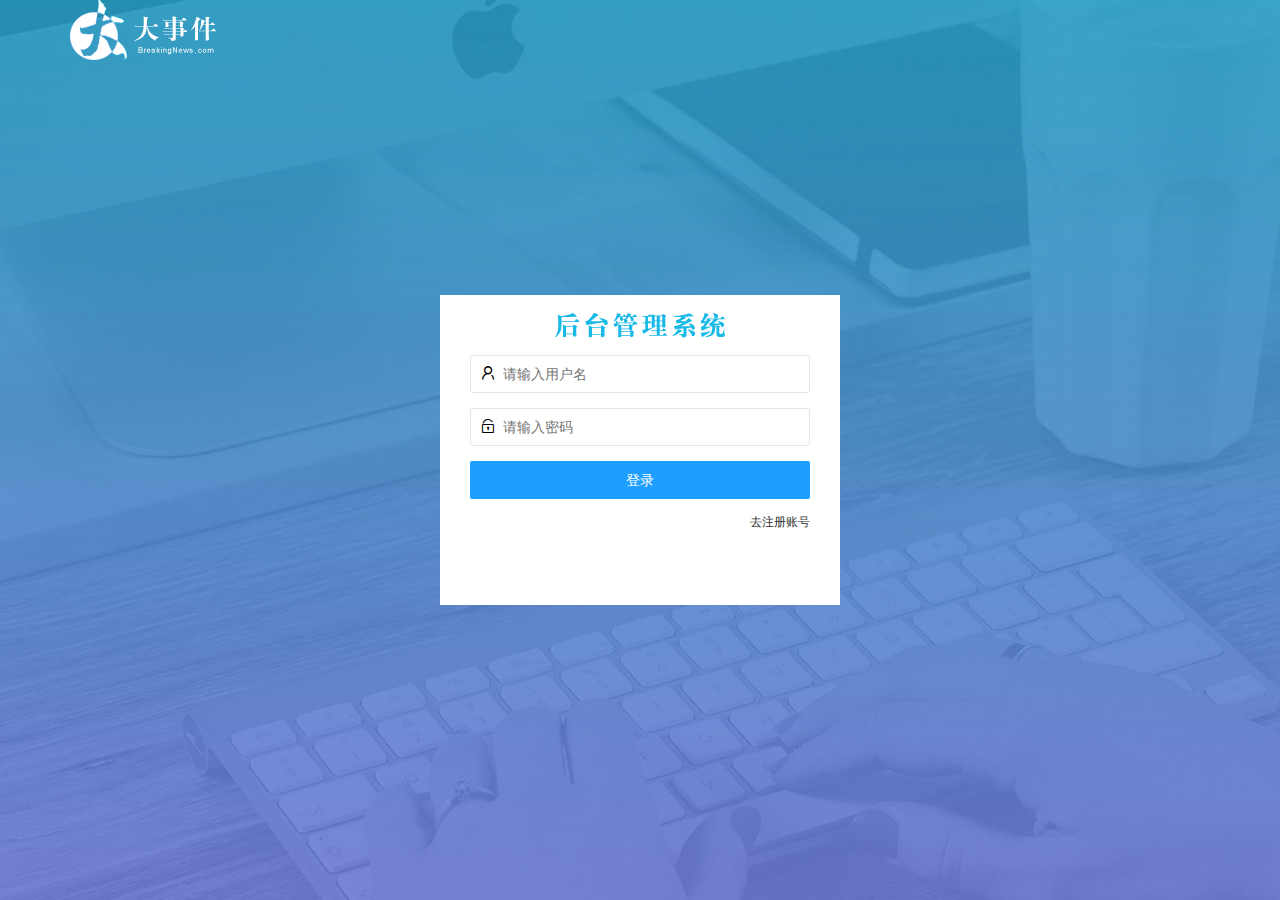
<file: login.html>
<!DOCTYPE html>
<html lang="en">

<head>
    <meta charset="UTF-8">
    <meta name="viewport" content="width=device-width, initial-scale=1.0">
    <title>大事件——登录</title>
</head>
<!-- 导入layui的样式 -->
<link rel="stylesheet" href="/assets/lib/layui/css/layui.css">

<link rel="stylesheet" href="/assets/css/login.css">

<body>
    <!-- 头部的logo区-->
    <div class="layui-main">
        <img src="/assets/images/logo.png" alt="">
    </div>
    <!-- 登录注册区 -->
    <div class="loginAndReg">
        <div class="titlt-box"></div>


        <!-- 登陆的div -->
        <div class="title-login">
            <!-- 引入的layui样式 -->
            <form class="layui-form" id="form_login">
                <!-- 用户名 -->
                <div class="layui-form-item">
                    <i class="layui-icon layui-icon-username login_fonts"></i>
                    <input type="text" name="username" required lay-verify="required" placeholder="请输入用户名" autocomplete="off" class="layui-input">
                </div>
                <!-- 密码 -->
                <div class="layui-form-item">
                    <i class="layui-icon layui-icon-password login_fonts"></i>
                    <input type="password" name="password" required lay-verify="required|pwd" placeholder="请输入密码" autocomplete="off" class="layui-input">
                </div>
                <!-- 提交 -->
                <div class="layui-form-item">
                    <button class="layui-btn layui-btn-fluid layui-btn-normal" lay-submit>登录</button>
                </div>
                <!-- 点击切换 -->
                <div class="layui-form-item login_right">
                    <a href="javascript:;" id="link_reg">去注册账号</a>
                </div>
            </form>

        </div>


        <!-- 注册的div -->
        <div class="title-reg">
            <!-- 引入的layui样式 -->
            <form class="layui-form" id="form_reg">
                <!-- 请输入用户名 -->
                <div class="layui-form-item">
                    <i class="layui-icon layui-icon-username login_fonts"></i>
                    <input type="text" name="username" required lay-verify="required" placeholder="请输入用户名" autocomplete="off" class="layui-input">
                </div>
                <!-- 请输入密码 -->
                <div class="layui-form-item">
                    <i class="layui-icon layui-icon-password login_fonts"></i>
                    <input type="password" name="password" required lay-verify="required|pwd" placeholder="请输入密码" autocomplete="off" class="layui-input">
                </div>
                <!-- 再次确认密码密码 -->
                <div class="layui-form-item">
                    <i class="layui-icon layui-icon-password login_fonts"></i>
                    <input type="password" name="repassword" required lay-verify="required|pwd|repwd" placeholder="再次确认密码" autocomplete="off" class="layui-input">
                </div>
                <!-- 提交 -->
                <div class="layui-form-item">
                    <button class="layui-btn layui-btn-fluid layui-btn-normal" lay-submit>注册</button>
                </div>
                <!-- 点击切换 -->
                <div class="layui-form-item login_right">
                    <a href="javascript:;" id="link_login">去登录</a>

                </div>
            </form>


        </div>
    </div>
    <!-- 导入 layui 的js 文件 -->
    <script src="/assets/lib/layui/layui.all.js"></script>
    <!-- 导入 jQuery -->
    <script src="/assets/lib/jquery.js"></script>
    <!-- 导入 baseApi  -->
    <script src="/assets/js/baseAPI.js"></script>
    <!-- 导入自己的login.js样式 -->
    <script src="/assets/js/login.js"></script>
</body>

</html>
</file>
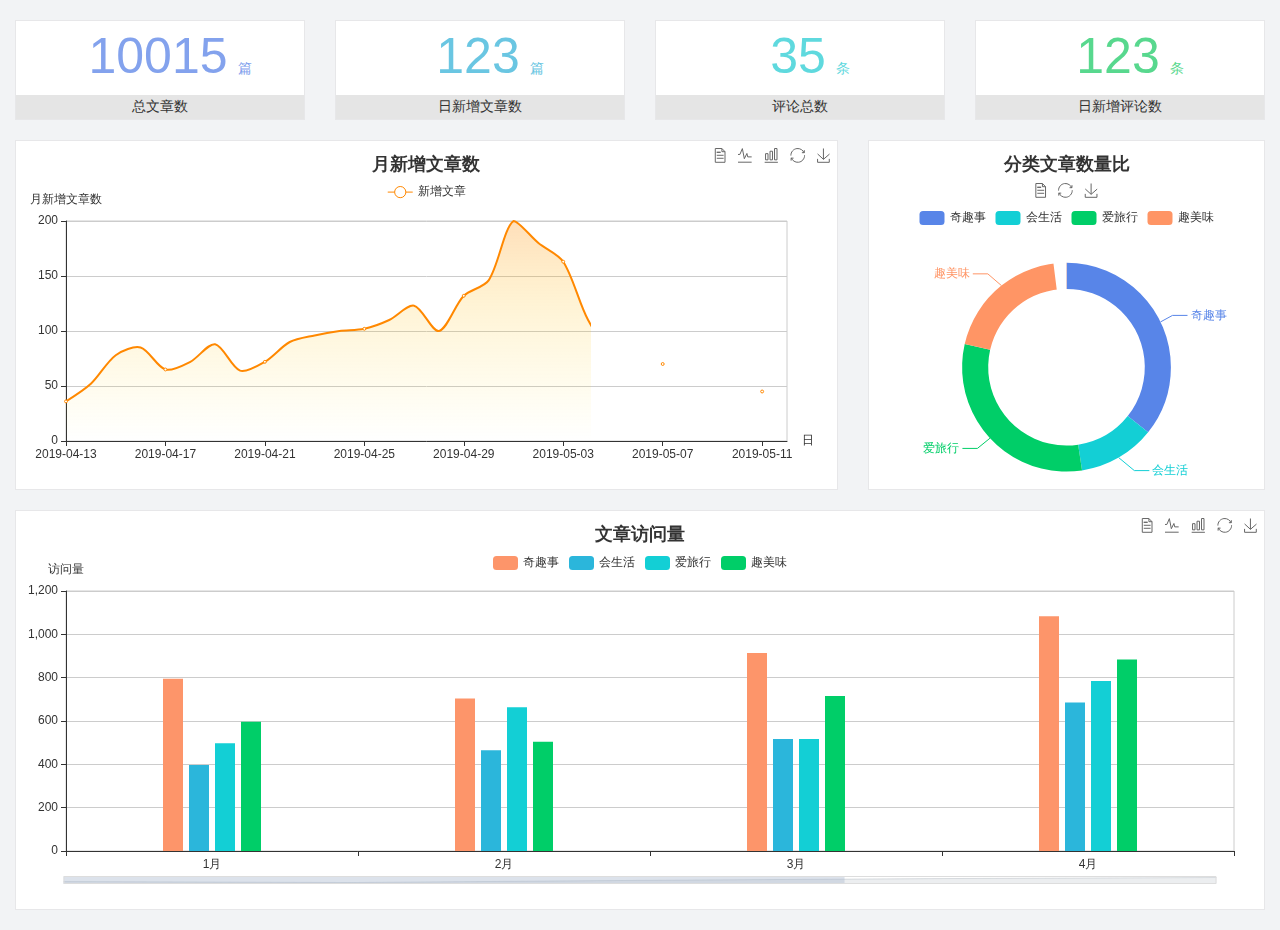
<file: home/dashboard.html>
<!DOCTYPE html>
<html lang="en">

<head>
  <meta charset="UTF-8">
  <meta name="viewport" content="width=device-width, initial-scale=1.0">
  <meta http-equiv="X-UA-Compatible" content="ie=edge">
  <title>图表统计</title>
  <link rel="stylesheet" href="../../assets/lib/bootstrap.css" />
  <link rel="stylesheet" href="../../assets/lib/main.css" />
  <script src="../../assets/lib/jquery.js"></script>
  <script type="text/javascript" src="../../assets/lib/echarts.min.js"></script>
</head>

<body>
  <div class="container-fluid">
    <div class="row spannel_list">
      <div class="col-sm-3 col-xs-6">
        <div class="spannel">
          <em>10015</em><span>篇</span>
          <b>总文章数</b>
        </div>
      </div>
      <div class="col-sm-3 col-xs-6">
        <div class="spannel scolor01">
          <em>123</em><span>篇</span>
          <b>日新增文章数</b>
        </div>
      </div>
      <div class="col-sm-3 col-xs-6">
        <div class="spannel scolor02">
          <em>35</em><span>条</span>
          <b>评论总数</b>
        </div>
      </div>
      <div class="col-sm-3 col-xs-6">
        <div class="spannel scolor03">
          <em>123</em><span>条</span>
          <b>日新增评论数</b>
        </div>
      </div>
    </div>
  </div>

  <div class="container-fluid">
    <div class="row curve-pie">
      <div class="col-lg-8 col-md-8">
        <div class="gragh_pannel" id="curve_show"></div>
      </div>
      <div class="col-lg-4 col-md-4">
        <div class="gragh_pannel" id="pie_show"></div>
      </div>
    </div>
  </div>

  <div class="container-fluid">
    <div class="column_pannel" id="column_show"></div>
  </div>

  <script>
    var oChart = echarts.init(document.getElementById('curve_show'));
    var aList_all = [
      { 'count': 36, 'date': '2019-04-13' },
      { 'count': 52, 'date': '2019-04-14' },
      { 'count': 78, 'date': '2019-04-15' },
      { 'count': 85, 'date': '2019-04-16' },
      { 'count': 65, 'date': '2019-04-17' },
      { 'count': 72, 'date': '2019-04-18' },
      { 'count': 88, 'date': '2019-04-19' },
      { 'count': 64, 'date': '2019-04-20' },
      { 'count': 72, 'date': '2019-04-21' },
      { 'count': 90, 'date': '2019-04-22' },
      { 'count': 96, 'date': '2019-04-23' },
      { 'count': 100, 'date': '2019-04-24' },
      { 'count': 102, 'date': '2019-04-25' },
      { 'count': 110, 'date': '2019-04-26' },
      { 'count': 123, 'date': '2019-04-27' },
      { 'count': 100, 'date': '2019-04-28' },
      { 'count': 132, 'date': '2019-04-29' },
      { 'count': 146, 'date': '2019-04-30' },
      { 'count': 200, 'date': '2019-05-01' },
      { 'count': 180, 'date': '2019-05-02' },
      { 'count': 163, 'date': '2019-05-03' },
      { 'count': 110, 'date': '2019-05-04' },
      { 'count': 80, 'date': '2019-05-05' },
      { 'count': 82, 'date': '2019-05-06' },
      { 'count': 70, 'date': '2019-05-07' },
      { 'count': 65, 'date': '2019-05-08' },
      { 'count': 54, 'date': '2019-05-09' },
      { 'count': 40, 'date': '2019-05-10' },
      { 'count': 45, 'date': '2019-05-11' },
      { 'count': 38, 'date': '2019-05-12' },
    ];

    let aCount = [];
    let aDate = [];

    for (var i = 0; i < aList_all.length; i++) {
      aCount.push(aList_all[i].count);
      aDate.push(aList_all[i].date);
    }

    var chartopt = {
      title: {
        text: '月新增文章数',
        left: 'center',
        top: '10'
      },
      tooltip: {
        trigger: 'axis'
      },
      legend: {
        data: ['新增文章'],
        top: '40'
      },
      toolbox: {
        show: true,
        feature: {
          mark: { show: true },
          dataView: { show: true, readOnly: false },
          magicType: { show: true, type: ['line', 'bar'] },
          restore: { show: true },
          saveAsImage: { show: true }
        }
      },
      calculable: true,
      xAxis: [
        {
          name: '日',
          type: 'category',
          boundaryGap: false,
          data: aDate
        }
      ],
      yAxis: [
        {
          name: '月新增文章数',
          type: 'value'
        }
      ],
      series: [
        {
          name: '新增文章',
          type: 'line',
          smooth: true,
          itemStyle: { normal: { areaStyle: { type: 'default' }, color: '#f80' }, lineStyle: { color: '#f80' } },
          data: aCount
        }],
      areaStyle: {
        normal: {
          color: new echarts.graphic.LinearGradient(0, 0, 0, 1, [{
            offset: 0,
            color: 'rgba(255,136,0,0.39)'
          }, {
            offset: .34,
            color: 'rgba(255,180,0,0.25)'
          }, {
            offset: 1,
            color: 'rgba(255,222,0,0.00)'
          }])

        }
      },
      grid: {
        show: true,
        x: 50,
        x2: 50,
        y: 80,
        height: 220
      }
    };

    oChart.setOption(chartopt);


    var oPie = echarts.init(document.getElementById('pie_show'));
    var oPieopt =
    {
      title: {
        top: 10,
        text: '分类文章数量比',
        x: 'center'
      },
      tooltip: {
        trigger: 'item',
        formatter: "{a} <br/>{b} : {c} ({d}%)"
      },
      color: ['#5885e8', '#13cfd5', '#00ce68', '#ff9565'],
      legend: {
        x: 'center',
        top: 65,
        data: ['奇趣事', '会生活', '爱旅行', '趣美味']
      },
      toolbox: {
        show: true,
        x: 'center',
        top: 35,
        feature: {
          mark: { show: true },
          dataView: { show: true, readOnly: false },
          magicType: {
            show: true,
            type: ['pie', 'funnel'],
            option: {
              funnel: {
                x: '25%',
                width: '50%',
                funnelAlign: 'left',
                max: 1548
              }
            }
          },
          restore: { show: true },
          saveAsImage: { show: true }
        }
      },
      calculable: true,
      series: [
        {
          name: '访问来源',
          type: 'pie',
          radius: ['45%', '60%'],
          center: ['50%', '65%'],
          data: [
            { value: 300, name: '奇趣事' },
            { value: 100, name: '会生活' },
            { value: 260, name: '爱旅行' },
            { value: 180, name: '趣美味' }
          ]
        }
      ]
    };
    oPie.setOption(oPieopt);



    var oColumn = this.echarts.init(document.getElementById('column_show'));
    var oColumnopt =
    {
      title: {
        text: '文章访问量',
        left: 'center',
        top: '10'
      },
      tooltip: {
        trigger: 'axis'
      },
      legend: {
        data: ['奇趣事', '会生活', '爱旅行', '趣美味'],
        top: '40'
      },
      toolbox: {
        show: true,
        feature: {
          mark: { show: true },
          dataView: { show: true, readOnly: false },
          magicType: { show: true, type: ['line', 'bar'] },
          restore: { show: true },
          saveAsImage: { show: true }
        }
      },
      calculable: true,
      xAxis: [
        {
          type: 'category',
          data: ['1月', '2月', '3月', '4月', '5月']
        }
      ],
      yAxis: [
        {
          name: '访问量',
          type: 'value'
        }
      ],
      series: [
        {
          name: '奇趣事',
          type: 'bar',
          barWidth: 20,
          itemStyle: {
            normal: { areaStyle: { type: 'default' }, color: '#fd956a' }
          },
          data: [800, 708, 920, 1090, 1200]
        },
        {
          name: '会生活',
          type: 'bar',
          barWidth: 20,
          itemStyle: {
            normal: { areaStyle: { type: 'default' }, color: '#2bb6db' }
          },
          data: [400, 468, 520, 690, 800]
        },
        {
          name: '爱旅行',
          type: 'bar',
          barWidth: 20,
          itemStyle: {
            normal: { areaStyle: { type: 'default' }, color: '#13cfd5' }
          },
          data: [500, 668, 520, 790, 900]
        },
        {
          name: '趣美味',
          type: 'bar',
          barWidth: 20,
          itemStyle: {
            normal: { areaStyle: { type: 'default' }, color: '#00ce68' }
          },
          data: [600, 508, 720, 890, 1000]
        }
      ],
      grid: {
        show: true,
        x: 50,
        x2: 30,
        y: 80,
        height: 260
      },
      dataZoom: [//给x轴设置滚动条
        {
          start: 0,//默认为0
          end: 100 - 1000 / 31,//默认为100
          type: 'slider',
          show: true,
          xAxisIndex: [0],
          handleSize: 0,//滑动条的 左右2个滑动条的大小
          height: 8,//组件高度
          left: 45, //左边的距离
          right: 50,//右边的距离
          bottom: 26,//右边的距离
          handleColor: '#ddd',//h滑动图标的颜色
          handleStyle: {
            borderColor: "#cacaca",
            borderWidth: "1",
            shadowBlur: 2,
            background: "#ddd",
            shadowColor: "#ddd",
          }
        }]
    };
    oColumn.setOption(oColumnopt);
  </script>
</body>

</html>
</file>
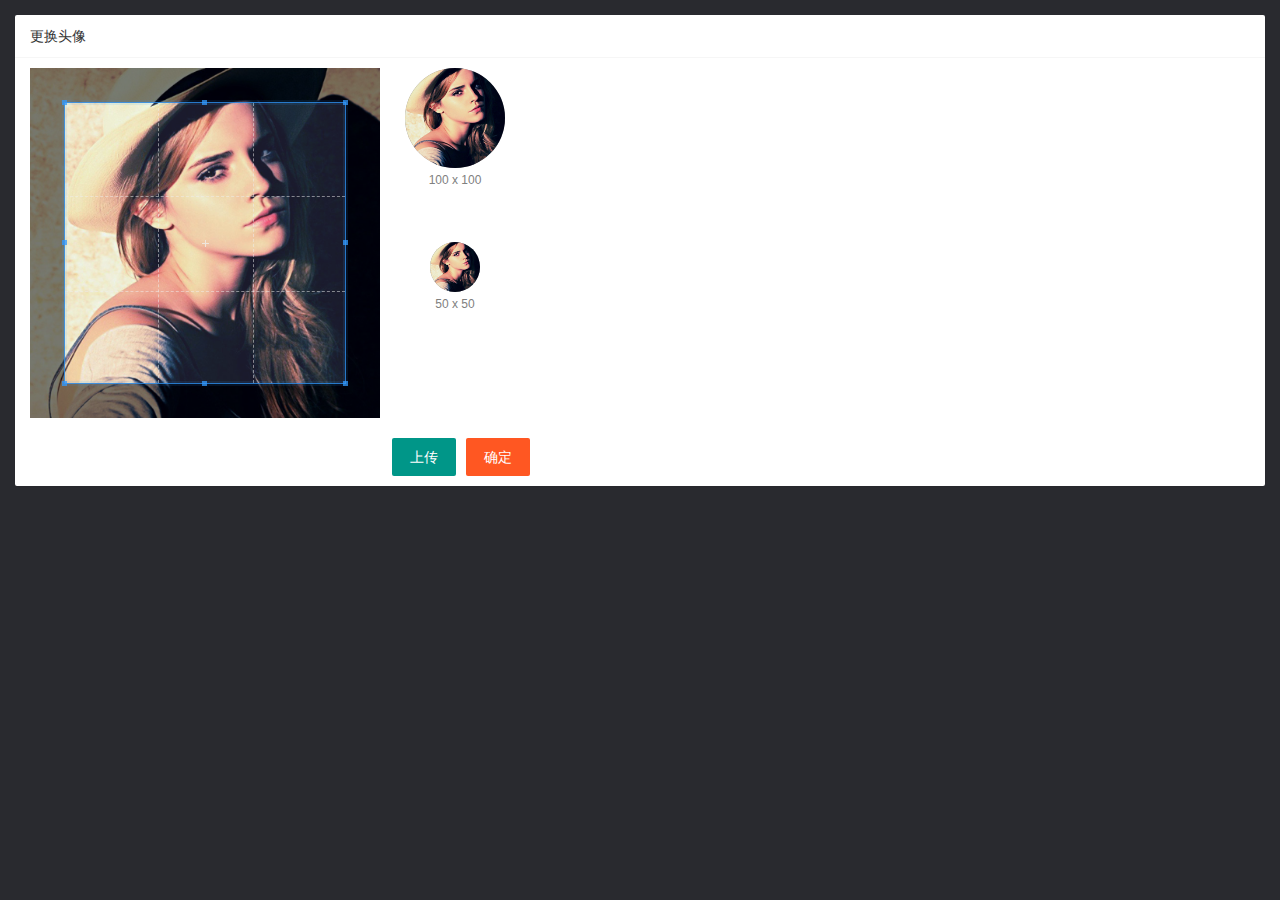
<file: user/user_changepic.html>
<!DOCTYPE html>
<html lang="en">

<head>
    <meta charset="UTF-8">
    <meta name="viewport" content="width=device-width, initial-scale=1.0">
    <title>Document</title>
    <!-- 引入 layui 的css 样式 -->
    <link rel="stylesheet" href="/assets/lib/layui/css/layui.css">
    <!-- 导入图像裁剪插件 -->
    <link rel="stylesheet" href="/assets/lib/cropper/cropper.css">
    <!-- 引入自身的css 样式 -->
    <link rel="stylesheet" href="/assets/css/user_changepic.css">
</head>

<body>
    <div class="layui-card">
        <div class="layui-card-header">更换头像</div>
        <div class="layui-card-body">
            <!-- 第一行的图片裁剪和预览区域 -->
            <div class="row1">
                <!-- 图片裁剪区域 -->
                <div class="cropper-box">
                    <!-- 这个 img 标签很重要，将来会把它初始化为裁剪区域 -->
                    <img id="image" src="/assets/images/sample.jpg" />
                </div>
                <!-- 图片的预览区域 -->
                <div class="preview-box">
                    <div>
                        <!-- 宽高为 100px 的预览区域 -->
                        <div class="img-preview w100"></div>
                        <p class="size">100 x 100</p>
                    </div>
                    <div>
                        <!-- 宽高为 50px 的预览区域 -->
                        <div class="img-preview w50"></div>
                        <p class="size">50 x 50</p>
                    </div>
                </div>
            </div>

            <!-- 第二行的按钮区域 -->
            <div class="row2">
                <button type="button" class="layui-btn">上传</button>
                <button type="button" class="layui-btn layui-btn-danger">确定</button>
            </div>
        </div>
    </div>
    <!-- 导入 layui 的js 文件 -->
    <script src="/assets/lib/layui/layui.all.js"></script>
    <!-- 导入 jquery 的js 文件 -->
    <script src="/assets/lib/jquery.js"></script>
    <!-- 导入图片裁剪 js 插件 -->
    <script src="/assets/lib/cropper/Cropper.js"></script>
    <script src="/assets/lib/cropper/jquery-cropper.js"></script>
    <!-- 导入 baseAPI 文件 -->
    <script src="/assets/js/baseAPI.js"></script>
    <!-- 导入自己的js文件 -->
    <script src="/assets/js/user_changepic.js"></script>
</body>

</html>
</file>
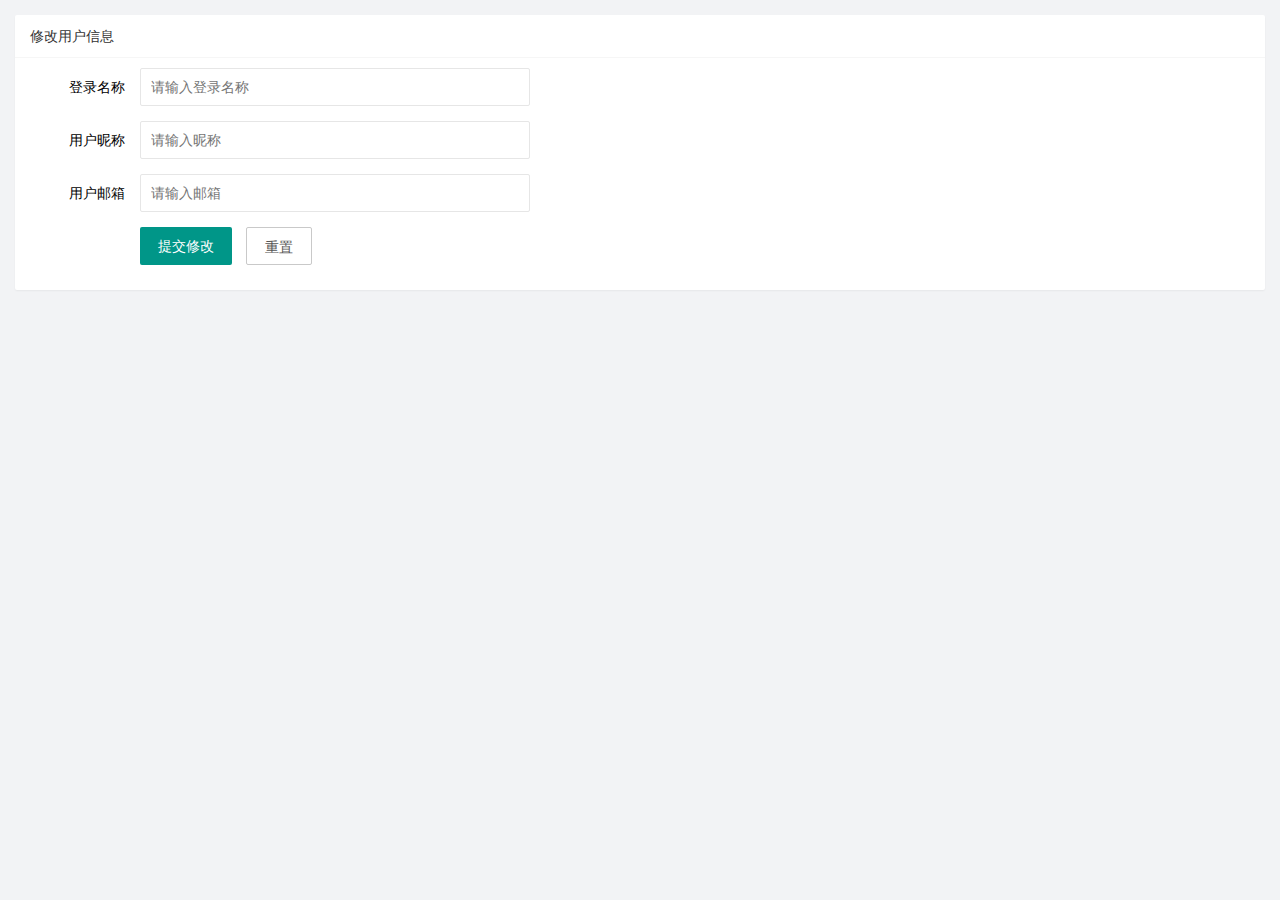
<file: user/user_info.html>
<!DOCTYPE html>
<html lang="en">

<head>
    <meta charset="UTF-8">
    <meta name="viewport" content="width=device-width, initial-scale=1.0">
    <title>Document</title>
    <!-- 引入 layui 的css 样式 -->
    <link rel="stylesheet" href="/assets/lib/layui/css/layui.css">
    <!-- 引入自身的css 样式 -->
    <link rel="stylesheet" href="/assets/css/user_info.css">
</head>

<body>
    <div class="layui-card">
        <div class="layui-card-header">修改用户信息</div>
        <div class="layui-card-body">
            <!-- form 表单区域 -->
            <form class="layui-form" lay-filter="user_info_from">
                <input type="hidden" name="id" value="">
                <div class="layui-form-item">
                    <label class="layui-form-label">登录名称</label>
                    <div class="layui-input-block">
                        <input type="text" name="username" required lay-verify="required|nickname" placeholder="请输入登录名称" autocomplete="off" class="layui-input">
                    </div>
                </div>
                <div class="layui-form-item">
                    <label class="layui-form-label">用户昵称</label>
                    <div class="layui-input-block">
                        <input type="text" name="nickname" required lay-verify="required|nickname" placeholder="请输入昵称" autocomplete="off" class="layui-input">
                    </div>
                </div>
                <div class="layui-form-item">
                    <label class="layui-form-label">用户邮箱</label>
                    <div class="layui-input-block">
                        <input type="text" name="email" required lay-verify="required|email" placeholder="请输入邮箱" autocomplete="off" class="layui-input">
                    </div>
                </div>
                <div class="layui-form-item">
                    <div class="layui-input-block">
                        <button class="layui-btn" lay-submit lay-filter="formDemo">提交修改</button>
                        <button type="reset" class="layui-btn layui-btn-primary" id="info_reset">重置</button>
                    </div>
                </div>
        </div>
    </div>
    <!-- 导入 layui 的js 文件 -->
    <script src="/assets/lib/layui/layui.all.js"></script>
    <!-- 导入 jquery 的js 文件 -->
    <script src="/assets/lib/jquery.js"></script>
    <!-- 导入 baseAPI 文件 -->
    <script src="/assets/js/baseAPI.js"></script>
    <!-- 导入自己的js文件 -->
    <script src="/assets/js/user_info.js"></script>
</body>

</html>
</file>
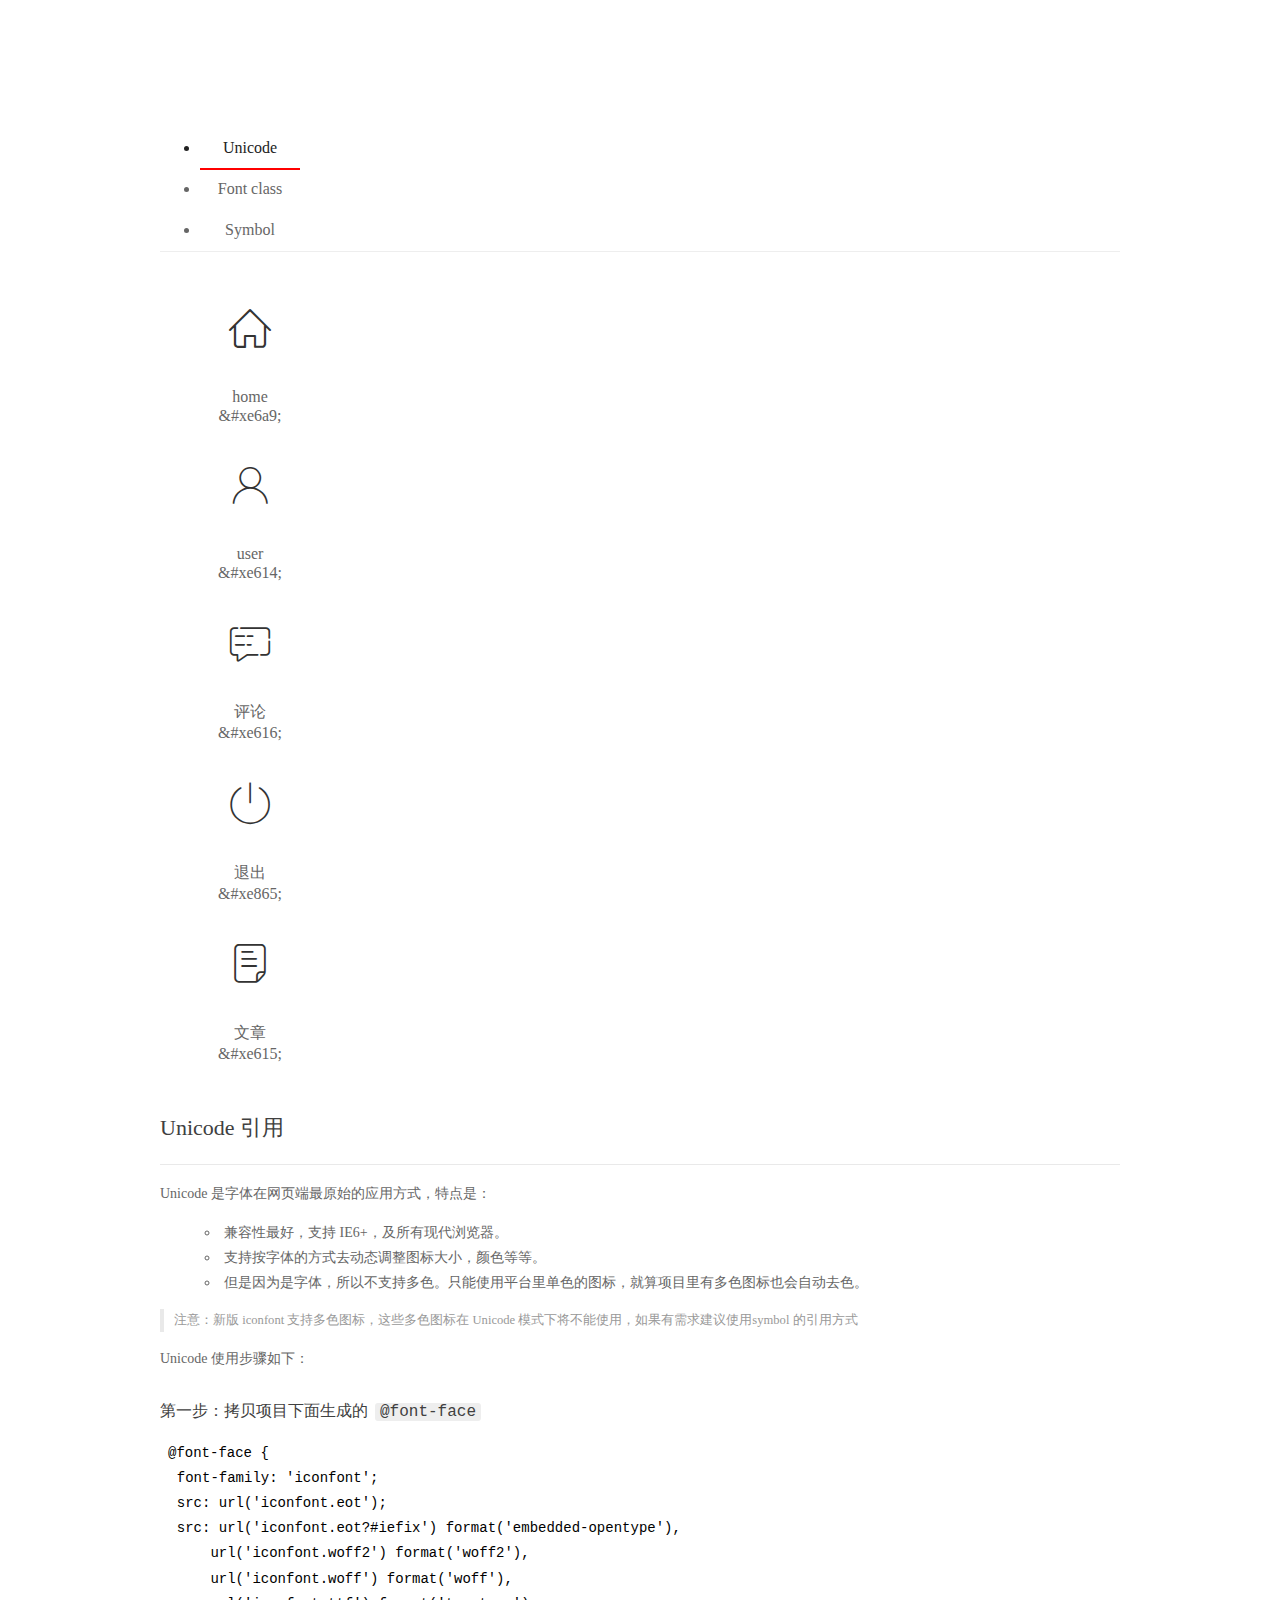
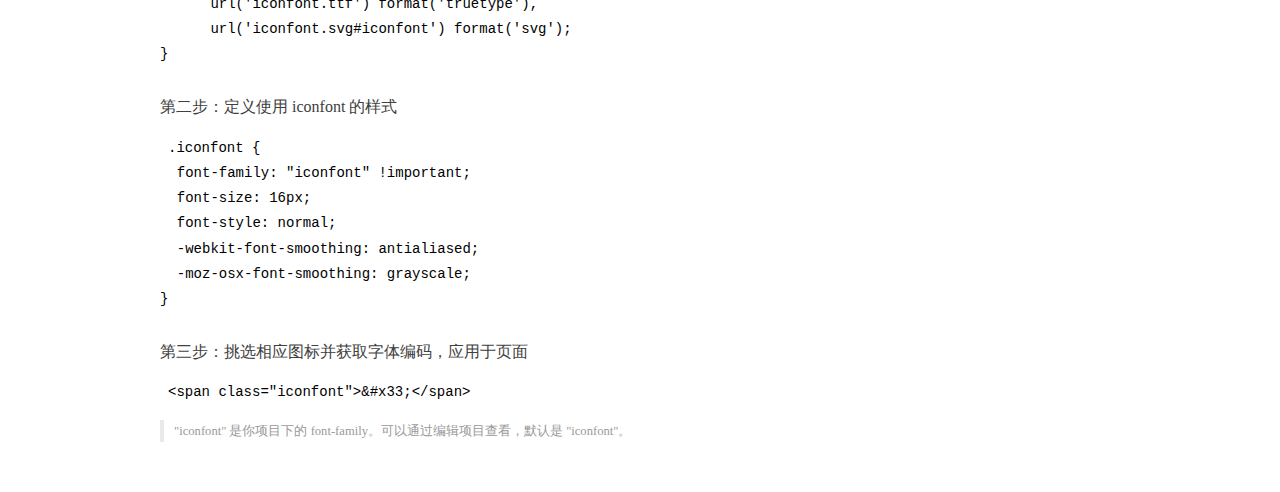
<file: assets/fonts/demo_index.html>
<!DOCTYPE html>
<html>
<head>
  <meta charset="utf-8"/>
  <title>IconFont Demo</title>
  <link rel="shortcut icon" href="https://gtms04.alicdn.com/tps/i4/TB1_oz6GVXXXXaFXpXXJDFnIXXX-64-64.ico" type="image/x-icon"/>
  <link rel="stylesheet" href="https://g.alicdn.com/thx/cube/1.3.2/cube.min.css">
  <link rel="stylesheet" href="demo.css">
  <link rel="stylesheet" href="iconfont.css">
  <script src="iconfont.js"></script>
  <!-- jQuery -->
  <script src="https://a1.alicdn.com/oss/uploads/2018/12/26/7bfddb60-08e8-11e9-9b04-53e73bb6408b.js"></script>
  <!-- 代码高亮 -->
  <script src="https://a1.alicdn.com/oss/uploads/2018/12/26/a3f714d0-08e6-11e9-8a15-ebf944d7534c.js"></script>
</head>
<body>
  <div class="main">
    <h1 class="logo"><a href="https://www.iconfont.cn/" title="iconfont 首页" target="_blank">&#xe86b;</a></h1>
    <div class="nav-tabs">
      <ul id="tabs" class="dib-box">
        <li class="dib active"><span>Unicode</span></li>
        <li class="dib"><span>Font class</span></li>
        <li class="dib"><span>Symbol</span></li>
      </ul>
      
    </div>
    <div class="tab-container">
      <div class="content unicode" style="display: block;">
          <ul class="icon_lists dib-box">
          
            <li class="dib">
              <span class="icon iconfont">&#xe6a9;</span>
                <div class="name">home</div>
                <div class="code-name">&amp;#xe6a9;</div>
              </li>
          
            <li class="dib">
              <span class="icon iconfont">&#xe614;</span>
                <div class="name">user</div>
                <div class="code-name">&amp;#xe614;</div>
              </li>
          
            <li class="dib">
              <span class="icon iconfont">&#xe616;</span>
                <div class="name">评论</div>
                <div class="code-name">&amp;#xe616;</div>
              </li>
          
            <li class="dib">
              <span class="icon iconfont">&#xe865;</span>
                <div class="name">退出</div>
                <div class="code-name">&amp;#xe865;</div>
              </li>
          
            <li class="dib">
              <span class="icon iconfont">&#xe615;</span>
                <div class="name">文章</div>
                <div class="code-name">&amp;#xe615;</div>
              </li>
          
          </ul>
          <div class="article markdown">
          <h2 id="unicode-">Unicode 引用</h2>
          <hr>

          <p>Unicode 是字体在网页端最原始的应用方式，特点是：</p>
          <ul>
            <li>兼容性最好，支持 IE6+，及所有现代浏览器。</li>
            <li>支持按字体的方式去动态调整图标大小，颜色等等。</li>
            <li>但是因为是字体，所以不支持多色。只能使用平台里单色的图标，就算项目里有多色图标也会自动去色。</li>
          </ul>
          <blockquote>
            <p>注意：新版 iconfont 支持多色图标，这些多色图标在 Unicode 模式下将不能使用，如果有需求建议使用symbol 的引用方式</p>
          </blockquote>
          <p>Unicode 使用步骤如下：</p>
          <h3 id="-font-face">第一步：拷贝项目下面生成的 <code>@font-face</code></h3>
<pre><code class="language-css"
>@font-face {
  font-family: 'iconfont';
  src: url('iconfont.eot');
  src: url('iconfont.eot?#iefix') format('embedded-opentype'),
      url('iconfont.woff2') format('woff2'),
      url('iconfont.woff') format('woff'),
      url('iconfont.ttf') format('truetype'),
      url('iconfont.svg#iconfont') format('svg');
}
</code></pre>
          <h3 id="-iconfont-">第二步：定义使用 iconfont 的样式</h3>
<pre><code class="language-css"
>.iconfont {
  font-family: "iconfont" !important;
  font-size: 16px;
  font-style: normal;
  -webkit-font-smoothing: antialiased;
  -moz-osx-font-smoothing: grayscale;
}
</code></pre>
          <h3 id="-">第三步：挑选相应图标并获取字体编码，应用于页面</h3>
<pre>
<code class="language-html"
>&lt;span class="iconfont"&gt;&amp;#x33;&lt;/span&gt;
</code></pre>
          <blockquote>
            <p>"iconfont" 是你项目下的 font-family。可以通过编辑项目查看，默认是 "iconfont"。</p>
          </blockquote>
          </div>
      </div>
      <div class="content font-class">
        <ul class="icon_lists dib-box">
          
          <li class="dib">
            <span class="icon iconfont icon-home"></span>
            <div class="name">
              home
            </div>
            <div class="code-name">.icon-home
            </div>
          </li>
          
          <li class="dib">
            <span class="icon iconfont icon-user"></span>
            <div class="name">
              user
            </div>
            <div class="code-name">.icon-user
            </div>
          </li>
          
          <li class="dib">
            <span class="icon iconfont icon-pinglun"></span>
            <div class="name">
              评论
            </div>
            <div class="code-name">.icon-pinglun
            </div>
          </li>
          
          <li class="dib">
            <span class="icon iconfont icon-tuichu"></span>
            <div class="name">
              退出
            </div>
            <div class="code-name">.icon-tuichu
            </div>
          </li>
          
          <li class="dib">
            <span class="icon iconfont icon-16"></span>
            <div class="name">
              文章
            </div>
            <div class="code-name">.icon-16
            </div>
          </li>
          
        </ul>
        <div class="article markdown">
        <h2 id="font-class-">font-class 引用</h2>
        <hr>

        <p>font-class 是 Unicode 使用方式的一种变种，主要是解决 Unicode 书写不直观，语意不明确的问题。</p>
        <p>与 Unicode 使用方式相比，具有如下特点：</p>
        <ul>
          <li>兼容性良好，支持 IE8+，及所有现代浏览器。</li>
          <li>相比于 Unicode 语意明确，书写更直观。可以很容易分辨这个 icon 是什么。</li>
          <li>因为使用 class 来定义图标，所以当要替换图标时，只需要修改 class 里面的 Unicode 引用。</li>
          <li>不过因为本质上还是使用的字体，所以多色图标还是不支持的。</li>
        </ul>
        <p>使用步骤如下：</p>
        <h3 id="-fontclass-">第一步：引入项目下面生成的 fontclass 代码：</h3>
<pre><code class="language-html">&lt;link rel="stylesheet" href="./iconfont.css"&gt;
</code></pre>
        <h3 id="-">第二步：挑选相应图标并获取类名，应用于页面：</h3>
<pre><code class="language-html">&lt;span class="iconfont icon-xxx"&gt;&lt;/span&gt;
</code></pre>
        <blockquote>
          <p>"
            iconfont" 是你项目下的 font-family。可以通过编辑项目查看，默认是 "iconfont"。</p>
        </blockquote>
      </div>
      </div>
      <div class="content symbol">
          <ul class="icon_lists dib-box">
          
            <li class="dib">
                <svg class="icon svg-icon" aria-hidden="true">
                  <use xlink:href="#icon-home"></use>
                </svg>
                <div class="name">home</div>
                <div class="code-name">#icon-home</div>
            </li>
          
            <li class="dib">
                <svg class="icon svg-icon" aria-hidden="true">
                  <use xlink:href="#icon-user"></use>
                </svg>
                <div class="name">user</div>
                <div class="code-name">#icon-user</div>
            </li>
          
            <li class="dib">
                <svg class="icon svg-icon" aria-hidden="true">
                  <use xlink:href="#icon-pinglun"></use>
                </svg>
                <div class="name">评论</div>
                <div class="code-name">#icon-pinglun</div>
            </li>
          
            <li class="dib">
                <svg class="icon svg-icon" aria-hidden="true">
                  <use xlink:href="#icon-tuichu"></use>
                </svg>
                <div class="name">退出</div>
                <div class="code-name">#icon-tuichu</div>
            </li>
          
            <li class="dib">
                <svg class="icon svg-icon" aria-hidden="true">
                  <use xlink:href="#icon-16"></use>
                </svg>
                <div class="name">文章</div>
                <div class="code-name">#icon-16</div>
            </li>
          
          </ul>
          <div class="article markdown">
          <h2 id="symbol-">Symbol 引用</h2>
          <hr>

          <p>这是一种全新的使用方式，应该说这才是未来的主流，也是平台目前推荐的用法。相关介绍可以参考这篇<a href="">文章</a>
            这种用法其实是做了一个 SVG 的集合，与另外两种相比具有如下特点：</p>
          <ul>
            <li>支持多色图标了，不再受单色限制。</li>
            <li>通过一些技巧，支持像字体那样，通过 <code>font-size</code>, <code>color</code> 来调整样式。</li>
            <li>兼容性较差，支持 IE9+，及现代浏览器。</li>
            <li>浏览器渲染 SVG 的性能一般，还不如 png。</li>
          </ul>
          <p>使用步骤如下：</p>
          <h3 id="-symbol-">第一步：引入项目下面生成的 symbol 代码：</h3>
<pre><code class="language-html">&lt;script src="./iconfont.js"&gt;&lt;/script&gt;
</code></pre>
          <h3 id="-css-">第二步：加入通用 CSS 代码（引入一次就行）：</h3>
<pre><code class="language-html">&lt;style&gt;
.icon {
  width: 1em;
  height: 1em;
  vertical-align: -0.15em;
  fill: currentColor;
  overflow: hidden;
}
&lt;/style&gt;
</code></pre>
          <h3 id="-">第三步：挑选相应图标并获取类名，应用于页面：</h3>
<pre><code class="language-html">&lt;svg class="icon" aria-hidden="true"&gt;
  &lt;use xlink:href="#icon-xxx"&gt;&lt;/use&gt;
&lt;/svg&gt;
</code></pre>
          </div>
      </div>

    </div>
  </div>
  <script>
  $(document).ready(function () {
      $('.tab-container .content:first').show()

      $('#tabs li').click(function (e) {
        var tabContent = $('.tab-container .content')
        var index = $(this).index()

        if ($(this).hasClass('active')) {
          return
        } else {
          $('#tabs li').removeClass('active')
          $(this).addClass('active')

          tabContent.hide().eq(index).fadeIn()
        }
      })
    })
  </script>
</body>
</html>
</file>
<file: assets/lib/layui/css/layui.css>
/** layui-v2.5.5 MIT License By https://www.layui.com */
 .layui-inline,img{display:inline-block;vertical-align:middle}h1,h2,h3,h4,h5,h6{font-weight:400}.layui-edge,.layui-header,.layui-inline,.layui-main{position:relative}.layui-body,.layui-edge,.layui-elip{overflow:hidden}.layui-btn,.layui-edge,.layui-inline,img{vertical-align:middle}.layui-btn,.layui-disabled,.layui-icon,.layui-unselect{-moz-user-select:none;-webkit-user-select:none;-ms-user-select:none}.layui-elip,.layui-form-checkbox span,.layui-form-pane .layui-form-label{text-overflow:ellipsis;white-space:nowrap}.layui-breadcrumb,.layui-tree-btnGroup{visibility:hidden}blockquote,body,button,dd,div,dl,dt,form,h1,h2,h3,h4,h5,h6,input,li,ol,p,pre,td,textarea,th,ul{margin:0;padding:0;-webkit-tap-highlight-color:rgba(0,0,0,0)}a:active,a:hover{outline:0}img{border:none}li{list-style:none}table{border-collapse:collapse;border-spacing:0}h4,h5,h6{font-size:100%}button,input,optgroup,option,select,textarea{font-family:inherit;font-size:inherit;font-style:inherit;font-weight:inherit;outline:0}pre{white-space:pre-wrap;white-space:-moz-pre-wrap;white-space:-pre-wrap;white-space:-o-pre-wrap;word-wrap:break-word}body{line-height:24px;font:14px Helvetica Neue,Helvetica,PingFang SC,Tahoma,Arial,sans-serif}hr{height:1px;margin:10px 0;border:0;clear:both}a{color:#333;text-decoration:none}a:hover{color:#777}a cite{font-style:normal;*cursor:pointer}.layui-border-box,.layui-border-box *{box-sizing:border-box}.layui-box,.layui-box *{box-sizing:content-box}.layui-clear{clear:both;*zoom:1}.layui-clear:after{content:'\20';clear:both;*zoom:1;display:block;height:0}.layui-inline{*display:inline;*zoom:1}.layui-edge{display:inline-block;width:0;height:0;border-width:6px;border-style:dashed;border-color:transparent}.layui-edge-top{top:-4px;border-bottom-color:#999;border-bottom-style:solid}.layui-edge-right{border-left-color:#999;border-left-style:solid}.layui-edge-bottom{top:2px;border-top-color:#999;border-top-style:solid}.layui-edge-left{border-right-color:#999;border-right-style:solid}.layui-disabled,.layui-disabled:hover{color:#d2d2d2!important;cursor:not-allowed!important}.layui-circle{border-radius:100%}.layui-show{display:block!important}.layui-hide{display:none!important}@font-face{font-family:layui-icon;src:url(../font/iconfont.eot?v=250);src:url(../font/iconfont.eot?v=250#iefix) format('embedded-opentype'),url(../font/iconfont.woff2?v=250) format('woff2'),url(../font/iconfont.woff?v=250) format('woff'),url(../font/iconfont.ttf?v=250) format('truetype'),url(../font/iconfont.svg?v=250#layui-icon) format('svg')}.layui-icon{font-family:layui-icon!important;font-size:16px;font-style:normal;-webkit-font-smoothing:antialiased;-moz-osx-font-smoothing:grayscale}.layui-icon-reply-fill:before{content:"\e611"}.layui-icon-set-fill:before{content:"\e614"}.layui-icon-menu-fill:before{content:"\e60f"}.layui-icon-search:before{content:"\e615"}.layui-icon-share:before{content:"\e641"}.layui-icon-set-sm:before{content:"\e620"}.layui-icon-engine:before{content:"\e628"}.layui-icon-close:before{content:"\1006"}.layui-icon-close-fill:before{content:"\1007"}.layui-icon-chart-screen:before{content:"\e629"}.layui-icon-star:before{content:"\e600"}.layui-icon-circle-dot:before{content:"\e617"}.layui-icon-chat:before{content:"\e606"}.layui-icon-release:before{content:"\e609"}.layui-icon-list:before{content:"\e60a"}.layui-icon-chart:before{content:"\e62c"}.layui-icon-ok-circle:before{content:"\1005"}.layui-icon-layim-theme:before{content:"\e61b"}.layui-icon-table:before{content:"\e62d"}.layui-icon-right:before{content:"\e602"}.layui-icon-left:before{content:"\e603"}.layui-icon-cart-simple:before{content:"\e698"}.layui-icon-face-cry:before{content:"\e69c"}.layui-icon-face-smile:before{content:"\e6af"}.layui-icon-survey:before{content:"\e6b2"}.layui-icon-tree:before{content:"\e62e"}.layui-icon-upload-circle:before{content:"\e62f"}.layui-icon-add-circle:before{content:"\e61f"}.layui-icon-download-circle:before{content:"\e601"}.layui-icon-templeate-1:before{content:"\e630"}.layui-icon-util:before{content:"\e631"}.layui-icon-face-surprised:before{content:"\e664"}.layui-icon-edit:before{content:"\e642"}.layui-icon-speaker:before{content:"\e645"}.layui-icon-down:before{content:"\e61a"}.layui-icon-file:before{content:"\e621"}.layui-icon-layouts:before{content:"\e632"}.layui-icon-rate-half:before{content:"\e6c9"}.layui-icon-add-circle-fine:before{content:"\e608"}.layui-icon-prev-circle:before{content:"\e633"}.layui-icon-read:before{content:"\e705"}.layui-icon-404:before{content:"\e61c"}.layui-icon-carousel:before{content:"\e634"}.layui-icon-help:before{content:"\e607"}.layui-icon-code-circle:before{content:"\e635"}.layui-icon-water:before{content:"\e636"}.layui-icon-username:before{content:"\e66f"}.layui-icon-find-fill:before{content:"\e670"}.layui-icon-about:before{content:"\e60b"}.layui-icon-location:before{content:"\e715"}.layui-icon-up:before{content:"\e619"}.layui-icon-pause:before{content:"\e651"}.layui-icon-date:before{content:"\e637"}.layui-icon-layim-uploadfile:before{content:"\e61d"}.layui-icon-delete:before{content:"\e640"}.layui-icon-play:before{content:"\e652"}.layui-icon-top:before{content:"\e604"}.layui-icon-friends:before{content:"\e612"}.layui-icon-refresh-3:before{content:"\e9aa"}.layui-icon-ok:before{content:"\e605"}.layui-icon-layer:before{content:"\e638"}.layui-icon-face-smile-fine:before{content:"\e60c"}.layui-icon-dollar:before{content:"\e659"}.layui-icon-group:before{content:"\e613"}.layui-icon-layim-download:before{content:"\e61e"}.layui-icon-picture-fine:before{content:"\e60d"}.layui-icon-link:before{content:"\e64c"}.layui-icon-diamond:before{content:"\e735"}.layui-icon-log:before{content:"\e60e"}.layui-icon-rate-solid:before{content:"\e67a"}.layui-icon-fonts-del:before{content:"\e64f"}.layui-icon-unlink:before{content:"\e64d"}.layui-icon-fonts-clear:before{content:"\e639"}.layui-icon-triangle-r:before{content:"\e623"}.layui-icon-circle:before{content:"\e63f"}.layui-icon-radio:before{content:"\e643"}.layui-icon-align-center:before{content:"\e647"}.layui-icon-align-right:before{content:"\e648"}.layui-icon-align-left:before{content:"\e649"}.layui-icon-loading-1:before{content:"\e63e"}.layui-icon-return:before{content:"\e65c"}.layui-icon-fonts-strong:before{content:"\e62b"}.layui-icon-upload:before{content:"\e67c"}.layui-icon-dialogue:before{content:"\e63a"}.layui-icon-video:before{content:"\e6ed"}.layui-icon-headset:before{content:"\e6fc"}.layui-icon-cellphone-fine:before{content:"\e63b"}.layui-icon-add-1:before{content:"\e654"}.layui-icon-face-smile-b:before{content:"\e650"}.layui-icon-fonts-html:before{content:"\e64b"}.layui-icon-form:before{content:"\e63c"}.layui-icon-cart:before{content:"\e657"}.layui-icon-camera-fill:before{content:"\e65d"}.layui-icon-tabs:before{content:"\e62a"}.layui-icon-fonts-code:before{content:"\e64e"}.layui-icon-fire:before{content:"\e756"}.layui-icon-set:before{content:"\e716"}.layui-icon-fonts-u:before{content:"\e646"}.layui-icon-triangle-d:before{content:"\e625"}.layui-icon-tips:before{content:"\e702"}.layui-icon-picture:before{content:"\e64a"}.layui-icon-more-vertical:before{content:"\e671"}.layui-icon-flag:before{content:"\e66c"}.layui-icon-loading:before{content:"\e63d"}.layui-icon-fonts-i:before{content:"\e644"}.layui-icon-refresh-1:before{content:"\e666"}.layui-icon-rmb:before{content:"\e65e"}.layui-icon-home:before{content:"\e68e"}.layui-icon-user:before{content:"\e770"}.layui-icon-notice:before{content:"\e667"}.layui-icon-login-weibo:before{content:"\e675"}.layui-icon-voice:before{content:"\e688"}.layui-icon-upload-drag:before{content:"\e681"}.layui-icon-login-qq:before{content:"\e676"}.layui-icon-snowflake:before{content:"\e6b1"}.layui-icon-file-b:before{content:"\e655"}.layui-icon-template:before{content:"\e663"}.layui-icon-auz:before{content:"\e672"}.layui-icon-console:before{content:"\e665"}.layui-icon-app:before{content:"\e653"}.layui-icon-prev:before{content:"\e65a"}.layui-icon-website:before{content:"\e7ae"}.layui-icon-next:before{content:"\e65b"}.layui-icon-component:before{content:"\e857"}.layui-icon-more:before{content:"\e65f"}.layui-icon-login-wechat:before{content:"\e677"}.layui-icon-shrink-right:before{content:"\e668"}.layui-icon-spread-left:before{content:"\e66b"}.layui-icon-camera:before{content:"\e660"}.layui-icon-note:before{content:"\e66e"}.layui-icon-refresh:before{content:"\e669"}.layui-icon-female:before{content:"\e661"}.layui-icon-male:before{content:"\e662"}.layui-icon-password:before{content:"\e673"}.layui-icon-senior:before{content:"\e674"}.layui-icon-theme:before{content:"\e66a"}.layui-icon-tread:before{content:"\e6c5"}.layui-icon-praise:before{content:"\e6c6"}.layui-icon-star-fill:before{content:"\e658"}.layui-icon-rate:before{content:"\e67b"}.layui-icon-template-1:before{content:"\e656"}.layui-icon-vercode:before{content:"\e679"}.layui-icon-cellphone:before{content:"\e678"}.layui-icon-screen-full:before{content:"\e622"}.layui-icon-screen-restore:before{content:"\e758"}.layui-icon-cols:before{content:"\e610"}.layui-icon-export:before{content:"\e67d"}.layui-icon-print:before{content:"\e66d"}.layui-icon-slider:before{content:"\e714"}.layui-icon-addition:before{content:"\e624"}.layui-icon-subtraction:before{content:"\e67e"}.layui-icon-service:before{content:"\e626"}.layui-icon-transfer:before{content:"\e691"}.layui-main{width:1140px;margin:0 auto}.layui-header{z-index:1000;height:60px}.layui-header a:hover{transition:all .5s;-webkit-transition:all .5s}.layui-side{position:fixed;left:0;top:0;bottom:0;z-index:999;width:200px;overflow-x:hidden}.layui-side-scroll{position:relative;width:220px;height:100%;overflow-x:hidden}.layui-body{position:absolute;left:200px;right:0;top:0;bottom:0;z-index:998;width:auto;overflow-y:auto;box-sizing:border-box}.layui-layout-body{overflow:hidden}.layui-layout-admin .layui-header{background-color:#23262E}.layui-layout-admin .layui-side{top:60px;width:200px;overflow-x:hidden}.layui-layout-admin .layui-body{position:fixed;top:60px;bottom:44px}.layui-layout-admin .layui-main{width:auto;margin:0 15px}.layui-layout-admin .layui-footer{position:fixed;left:200px;right:0;bottom:0;height:44px;line-height:44px;padding:0 15px;background-color:#eee}.layui-layout-admin .layui-logo{position:absolute;left:0;top:0;width:200px;height:100%;line-height:60px;text-align:center;color:#009688;font-size:16px}.layui-layout-admin .layui-header .layui-nav{background:0 0}.layui-layout-left{position:absolute!important;left:200px;top:0}.layui-layout-right{position:absolute!important;right:0;top:0}.layui-container{position:relative;margin:0 auto;padding:0 15px;box-sizing:border-box}.layui-fluid{position:relative;margin:0 auto;padding:0 15px}.layui-row:after,.layui-row:before{content:'';display:block;clear:both}.layui-col-lg1,.layui-col-lg10,.layui-col-lg11,.layui-col-lg12,.layui-col-lg2,.layui-col-lg3,.layui-col-lg4,.layui-col-lg5,.layui-col-lg6,.layui-col-lg7,.layui-col-lg8,.layui-col-lg9,.layui-col-md1,.layui-col-md10,.layui-col-md11,.layui-col-md12,.layui-col-md2,.layui-col-md3,.layui-col-md4,.layui-col-md5,.layui-col-md6,.layui-col-md7,.layui-col-md8,.layui-col-md9,.layui-col-sm1,.layui-col-sm10,.layui-col-sm11,.layui-col-sm12,.layui-col-sm2,.layui-col-sm3,.layui-col-sm4,.layui-col-sm5,.layui-col-sm6,.layui-col-sm7,.layui-col-sm8,.layui-col-sm9,.layui-col-xs1,.layui-col-xs10,.layui-col-xs11,.layui-col-xs12,.layui-col-xs2,.layui-col-xs3,.layui-col-xs4,.layui-col-xs5,.layui-col-xs6,.layui-col-xs7,.layui-col-xs8,.layui-col-xs9{position:relative;display:block;box-sizing:border-box}.layui-col-xs1,.layui-col-xs10,.layui-col-xs11,.layui-col-xs12,.layui-col-xs2,.layui-col-xs3,.layui-col-xs4,.layui-col-xs5,.layui-col-xs6,.layui-col-xs7,.layui-col-xs8,.layui-col-xs9{float:left}.layui-col-xs1{width:8.33333333%}.layui-col-xs2{width:16.66666667%}.layui-col-xs3{width:25%}.layui-col-xs4{width:33.33333333%}.layui-col-xs5{width:41.66666667%}.layui-col-xs6{width:50%}.layui-col-xs7{width:58.33333333%}.layui-col-xs8{width:66.66666667%}.layui-col-xs9{width:75%}.layui-col-xs10{width:83.33333333%}.layui-col-xs11{width:91.66666667%}.layui-col-xs12{width:100%}.layui-col-xs-offset1{margin-left:8.33333333%}.layui-col-xs-offset2{margin-left:16.66666667%}.layui-col-xs-offset3{margin-left:25%}.layui-col-xs-offset4{margin-left:33.33333333%}.layui-col-xs-offset5{margin-left:41.66666667%}.layui-col-xs-offset6{margin-left:50%}.layui-col-xs-offset7{margin-left:58.33333333%}.layui-col-xs-offset8{margin-left:66.66666667%}.layui-col-xs-offset9{margin-left:75%}.layui-col-xs-offset10{margin-left:83.33333333%}.layui-col-xs-offset11{margin-left:91.66666667%}.layui-col-xs-offset12{margin-left:100%}@media screen and (max-width:768px){.layui-hide-xs{display:none!important}.layui-show-xs-block{display:block!important}.layui-show-xs-inline{display:inline!important}.layui-show-xs-inline-block{display:inline-block!important}}@media screen and (min-width:768px){.layui-container{width:750px}.layui-hide-sm{display:none!important}.layui-show-sm-block{display:block!important}.layui-show-sm-inline{display:inline!important}.layui-show-sm-inline-block{display:inline-block!important}.layui-col-sm1,.layui-col-sm10,.layui-col-sm11,.layui-col-sm12,.layui-col-sm2,.layui-col-sm3,.layui-col-sm4,.layui-col-sm5,.layui-col-sm6,.layui-col-sm7,.layui-col-sm8,.layui-col-sm9{float:left}.layui-col-sm1{width:8.33333333%}.layui-col-sm2{width:16.66666667%}.layui-col-sm3{width:25%}.layui-col-sm4{width:33.33333333%}.layui-col-sm5{width:41.66666667%}.layui-col-sm6{width:50%}.layui-col-sm7{width:58.33333333%}.layui-col-sm8{width:66.66666667%}.layui-col-sm9{width:75%}.layui-col-sm10{width:83.33333333%}.layui-col-sm11{width:91.66666667%}.layui-col-sm12{width:100%}.layui-col-sm-offset1{margin-left:8.33333333%}.layui-col-sm-offset2{margin-left:16.66666667%}.layui-col-sm-offset3{margin-left:25%}.layui-col-sm-offset4{margin-left:33.33333333%}.layui-col-sm-offset5{margin-left:41.66666667%}.layui-col-sm-offset6{margin-left:50%}.layui-col-sm-offset7{margin-left:58.33333333%}.layui-col-sm-offset8{margin-left:66.66666667%}.layui-col-sm-offset9{margin-left:75%}.layui-col-sm-offset10{margin-left:83.33333333%}.layui-col-sm-offset11{margin-left:91.66666667%}.layui-col-sm-offset12{margin-left:100%}}@media screen and (min-width:992px){.layui-container{width:970px}.layui-hide-md{display:none!important}.layui-show-md-block{display:block!important}.layui-show-md-inline{display:inline!important}.layui-show-md-inline-block{display:inline-block!important}.layui-col-md1,.layui-col-md10,.layui-col-md11,.layui-col-md12,.layui-col-md2,.layui-col-md3,.layui-col-md4,.layui-col-md5,.layui-col-md6,.layui-col-md7,.layui-col-md8,.layui-col-md9{float:left}.layui-col-md1{width:8.33333333%}.layui-col-md2{width:16.66666667%}.layui-col-md3{width:25%}.layui-col-md4{width:33.33333333%}.layui-col-md5{width:41.66666667%}.layui-col-md6{width:50%}.layui-col-md7{width:58.33333333%}.layui-col-md8{width:66.66666667%}.layui-col-md9{width:75%}.layui-col-md10{width:83.33333333%}.layui-col-md11{width:91.66666667%}.layui-col-md12{width:100%}.layui-col-md-offset1{margin-left:8.33333333%}.layui-col-md-offset2{margin-left:16.66666667%}.layui-col-md-offset3{margin-left:25%}.layui-col-md-offset4{margin-left:33.33333333%}.layui-col-md-offset5{margin-left:41.66666667%}.layui-col-md-offset6{margin-left:50%}.layui-col-md-offset7{margin-left:58.33333333%}.layui-col-md-offset8{margin-left:66.66666667%}.layui-col-md-offset9{margin-left:75%}.layui-col-md-offset10{margin-left:83.33333333%}.layui-col-md-offset11{margin-left:91.66666667%}.layui-col-md-offset12{margin-left:100%}}@media screen and (min-width:1200px){.layui-container{width:1170px}.layui-hide-lg{display:none!important}.layui-show-lg-block{display:block!important}.layui-show-lg-inline{display:inline!important}.layui-show-lg-inline-block{display:inline-block!important}.layui-col-lg1,.layui-col-lg10,.layui-col-lg11,.layui-col-lg12,.layui-col-lg2,.layui-col-lg3,.layui-col-lg4,.layui-col-lg5,.layui-col-lg6,.layui-col-lg7,.layui-col-lg8,.layui-col-lg9{float:left}.layui-col-lg1{width:8.33333333%}.layui-col-lg2{width:16.66666667%}.layui-col-lg3{width:25%}.layui-col-lg4{width:33.33333333%}.layui-col-lg5{width:41.66666667%}.layui-col-lg6{width:50%}.layui-col-lg7{width:58.33333333%}.layui-col-lg8{width:66.66666667%}.layui-col-lg9{width:75%}.layui-col-lg10{width:83.33333333%}.layui-col-lg11{width:91.66666667%}.layui-col-lg12{width:100%}.layui-col-lg-offset1{margin-left:8.33333333%}.layui-col-lg-offset2{margin-left:16.66666667%}.layui-col-lg-offset3{margin-left:25%}.layui-col-lg-offset4{margin-left:33.33333333%}.layui-col-lg-offset5{margin-left:41.66666667%}.layui-col-lg-offset6{margin-left:50%}.layui-col-lg-offset7{margin-left:58.33333333%}.layui-col-lg-offset8{margin-left:66.66666667%}.layui-col-lg-offset9{margin-left:75%}.layui-col-lg-offset10{margin-left:83.33333333%}.layui-col-lg-offset11{margin-left:91.66666667%}.layui-col-lg-offset12{margin-left:100%}}.layui-col-space1{margin:-.5px}.layui-col-space1>*{padding:.5px}.layui-col-space3{margin:-1.5px}.layui-col-space3>*{padding:1.5px}.layui-col-space5{margin:-2.5px}.layui-col-space5>*{padding:2.5px}.layui-col-space8{margin:-3.5px}.layui-col-space8>*{padding:3.5px}.layui-col-space10{margin:-5px}.layui-col-space10>*{padding:5px}.layui-col-space12{margin:-6px}.layui-col-space12>*{padding:6px}.layui-col-space15{margin:-7.5px}.layui-col-space15>*{padding:7.5px}.layui-col-space18{margin:-9px}.layui-col-space18>*{padding:9px}.layui-col-space20{margin:-10px}.layui-col-space20>*{padding:10px}.layui-col-space22{margin:-11px}.layui-col-space22>*{padding:11px}.layui-col-space25{margin:-12.5px}.layui-col-space25>*{padding:12.5px}.layui-col-space30{margin:-15px}.layui-col-space30>*{padding:15px}.layui-btn,.layui-input,.layui-select,.layui-textarea,.layui-upload-button{outline:0;-webkit-appearance:none;transition:all .3s;-webkit-transition:all .3s;box-sizing:border-box}.layui-elem-quote{margin-bottom:10px;padding:15px;line-height:22px;border-left:5px solid #009688;border-radius:0 2px 2px 0;background-color:#f2f2f2}.layui-quote-nm{border-style:solid;border-width:1px 1px 1px 5px;background:0 0}.layui-elem-field{margin-bottom:10px;padding:0;border-width:1px;border-style:solid}.layui-elem-field legend{margin-left:20px;padding:0 10px;font-size:20px;font-weight:300}.layui-field-title{margin:10px 0 20px;border-width:1px 0 0}.layui-field-box{padding:10px 15px}.layui-field-title .layui-field-box{padding:10px 0}.layui-progress{position:relative;height:6px;border-radius:20px;background-color:#e2e2e2}.layui-progress-bar{position:absolute;left:0;top:0;width:0;max-width:100%;height:6px;border-radius:20px;text-align:right;background-color:#5FB878;transition:all .3s;-webkit-transition:all .3s}.layui-progress-big,.layui-progress-big .layui-progress-bar{height:18px;line-height:18px}.layui-progress-text{position:relative;top:-20px;line-height:18px;font-size:12px;color:#666}.layui-progress-big .layui-progress-text{position:static;padding:0 10px;color:#fff}.layui-collapse{border-width:1px;border-style:solid;border-radius:2px}.layui-colla-content,.layui-colla-item{border-top-width:1px;border-top-style:solid}.layui-colla-item:first-child{border-top:none}.layui-colla-title{position:relative;height:42px;line-height:42px;padding:0 15px 0 35px;color:#333;background-color:#f2f2f2;cursor:pointer;font-size:14px;overflow:hidden}.layui-colla-content{display:none;padding:10px 15px;line-height:22px;color:#666}.layui-colla-icon{position:absolute;left:15px;top:0;font-size:14px}.layui-card{margin-bottom:15px;border-radius:2px;background-color:#fff;box-shadow:0 1px 2px 0 rgba(0,0,0,.05)}.layui-card:last-child{margin-bottom:0}.layui-card-header{position:relative;height:42px;line-height:42px;padding:0 15px;border-bottom:1px solid #f6f6f6;color:#333;border-radius:2px 2px 0 0;font-size:14px}.layui-bg-black,.layui-bg-blue,.layui-bg-cyan,.layui-bg-green,.layui-bg-orange,.layui-bg-red{color:#fff!important}.layui-card-body{position:relative;padding:10px 15px;line-height:24px}.layui-card-body[pad15]{padding:15px}.layui-card-body[pad20]{padding:20px}.layui-card-body .layui-table{margin:5px 0}.layui-card .layui-tab{margin:0}.layui-panel-window{position:relative;padding:15px;border-radius:0;border-top:5px solid #E6E6E6;background-color:#fff}.layui-auxiliar-moving{position:fixed;left:0;right:0;top:0;bottom:0;width:100%;height:100%;background:0 0;z-index:9999999999}.layui-form-label,.layui-form-mid,.layui-form-select,.layui-input-block,.layui-input-inline,.layui-textarea{position:relative}.layui-bg-red{background-color:#FF5722!important}.layui-bg-orange{background-color:#FFB800!important}.layui-bg-green{background-color:#009688!important}.layui-bg-cyan{background-color:#2F4056!important}.layui-bg-blue{background-color:#1E9FFF!important}.layui-bg-black{background-color:#393D49!important}.layui-bg-gray{background-color:#eee!important;color:#666!important}.layui-badge-rim,.layui-colla-content,.layui-colla-item,.layui-collapse,.layui-elem-field,.layui-form-pane .layui-form-item[pane],.layui-form-pane .layui-form-label,.layui-input,.layui-layedit,.layui-layedit-tool,.layui-quote-nm,.layui-select,.layui-tab-bar,.layui-tab-card,.layui-tab-title,.layui-tab-title .layui-this:after,.layui-textarea{border-color:#e6e6e6}.layui-timeline-item:before,hr{background-color:#e6e6e6}.layui-text{line-height:22px;font-size:14px;color:#666}.layui-text h1,.layui-text h2,.layui-text h3{font-weight:500;color:#333}.layui-text h1{font-size:30px}.layui-text h2{font-size:24px}.layui-text h3{font-size:18px}.layui-text a:not(.layui-btn){color:#01AAED}.layui-text a:not(.layui-btn):hover{text-decoration:underline}.layui-text ul{padding:5px 0 5px 15px}.layui-text ul li{margin-top:5px;list-style-type:disc}.layui-text em,.layui-word-aux{color:#999!important;padding:0 5px!important}.layui-btn{display:inline-block;height:38px;line-height:38px;padding:0 18px;background-color:#009688;color:#fff;white-space:nowrap;text-align:center;font-size:14px;border:none;border-radius:2px;cursor:pointer}.layui-btn:hover{opacity:.8;filter:alpha(opacity=80);color:#fff}.layui-btn:active{opacity:1;filter:alpha(opacity=100)}.layui-btn+.layui-btn{margin-left:10px}.layui-btn-container{font-size:0}.layui-btn-container .layui-btn{margin-right:10px;margin-bottom:10px}.layui-btn-container .layui-btn+.layui-btn{margin-left:0}.layui-table .layui-btn-container .layui-btn{margin-bottom:9px}.layui-btn-radius{border-radius:100px}.layui-btn .layui-icon{margin-right:3px;font-size:18px;vertical-align:bottom;vertical-align:middle\9}.layui-btn-primary{border:1px solid #C9C9C9;background-color:#fff;color:#555}.layui-btn-primary:hover{border-color:#009688;color:#333}.layui-btn-normal{background-color:#1E9FFF}.layui-btn-warm{background-color:#FFB800}.layui-btn-danger{background-color:#FF5722}.layui-btn-checked{background-color:#5FB878}.layui-btn-disabled,.layui-btn-disabled:active,.layui-btn-disabled:hover{border:1px solid #e6e6e6;background-color:#FBFBFB;color:#C9C9C9;cursor:not-allowed;opacity:1}.layui-btn-lg{height:44px;line-height:44px;padding:0 25px;font-size:16px}.layui-btn-sm{height:30px;line-height:30px;padding:0 10px;font-size:12px}.layui-btn-sm i{font-size:16px!important}.layui-btn-xs{height:22px;line-height:22px;padding:0 5px;font-size:12px}.layui-btn-xs i{font-size:14px!important}.layui-btn-group{display:inline-block;vertical-align:middle;font-size:0}.layui-btn-group .layui-btn{margin-left:0!important;margin-right:0!important;border-left:1px solid rgba(255,255,255,.5);border-radius:0}.layui-btn-group .layui-btn-primary{border-left:none}.layui-btn-group .layui-btn-primary:hover{border-color:#C9C9C9;color:#009688}.layui-btn-group .layui-btn:first-child{border-left:none;border-radius:2px 0 0 2px}.layui-btn-group .layui-btn-primary:first-child{border-left:1px solid #c9c9c9}.layui-btn-group .layui-btn:last-child{border-radius:0 2px 2px 0}.layui-btn-group .layui-btn+.layui-btn{margin-left:0}.layui-btn-group+.layui-btn-group{margin-left:10px}.layui-btn-fluid{width:100%}.layui-input,.layui-select,.layui-textarea{height:38px;line-height:1.3;line-height:38px\9;border-width:1px;border-style:solid;background-color:#fff;border-radius:2px}.layui-input::-webkit-input-placeholder,.layui-select::-webkit-input-placeholder,.layui-textarea::-webkit-input-placeholder{line-height:1.3}.layui-input,.layui-textarea{display:block;width:100%;padding-left:10px}.layui-input:hover,.layui-textarea:hover{border-color:#D2D2D2!important}.layui-input:focus,.layui-textarea:focus{border-color:#C9C9C9!important}.layui-textarea{min-height:100px;height:auto;line-height:20px;padding:6px 10px;resize:vertical}.layui-select{padding:0 10px}.layui-form input[type=checkbox],.layui-form input[type=radio],.layui-form select{display:none}.layui-form [lay-ignore]{display:initial}.layui-form-item{margin-bottom:15px;clear:both;*zoom:1}.layui-form-item:after{content:'\20';clear:both;*zoom:1;display:block;height:0}.layui-form-label{float:left;display:block;padding:9px 15px;width:80px;font-weight:400;line-height:20px;text-align:right}.layui-form-label-col{display:block;float:none;padding:9px 0;line-height:20px;text-align:left}.layui-form-item .layui-inline{margin-bottom:5px;margin-right:10px}.layui-input-block{margin-left:110px;min-height:36px}.layui-input-inline{display:inline-block;vertical-align:middle}.layui-form-item .layui-input-inline{float:left;width:190px;margin-right:10px}.layui-form-text .layui-input-inline{width:auto}.layui-form-mid{float:left;display:block;padding:9px 0!important;line-height:20px;margin-right:10px}.layui-form-danger+.layui-form-select .layui-input,.layui-form-danger:focus{border-color:#FF5722!important}.layui-form-select .layui-input{padding-right:30px;cursor:pointer}.layui-form-select .layui-edge{position:absolute;right:10px;top:50%;margin-top:-3px;cursor:pointer;border-width:6px;border-top-color:#c2c2c2;border-top-style:solid;transition:all .3s;-webkit-transition:all .3s}.layui-form-select dl{display:none;position:absolute;left:0;top:42px;padding:5px 0;z-index:899;min-width:100%;border:1px solid #d2d2d2;max-height:300px;overflow-y:auto;background-color:#fff;border-radius:2px;box-shadow:0 2px 4px rgba(0,0,0,.12);box-sizing:border-box}.layui-form-select dl dd,.layui-form-select dl dt{padding:0 10px;line-height:36px;white-space:nowrap;overflow:hidden;text-overflow:ellipsis}.layui-form-select dl dt{font-size:12px;color:#999}.layui-form-select dl dd{cursor:pointer}.layui-form-select dl dd:hover{background-color:#f2f2f2;-webkit-transition:.5s all;transition:.5s all}.layui-form-select .layui-select-group dd{padding-left:20px}.layui-form-select dl dd.layui-select-tips{padding-left:10px!important;color:#999}.layui-form-select dl dd.layui-this{background-color:#5FB878;color:#fff}.layui-form-checkbox,.layui-form-select dl dd.layui-disabled{background-color:#fff}.layui-form-selected dl{display:block}.layui-form-checkbox,.layui-form-checkbox *,.layui-form-switch{display:inline-block;vertical-align:middle}.layui-form-selected .layui-edge{margin-top:-9px;-webkit-transform:rotate(180deg);transform:rotate(180deg);margin-top:-3px\9}:root .layui-form-selected .layui-edge{margin-top:-9px\0/IE9}.layui-form-selectup dl{top:auto;bottom:42px}.layui-select-none{margin:5px 0;text-align:center;color:#999}.layui-select-disabled .layui-disabled{border-color:#eee!important}.layui-select-disabled .layui-edge{border-top-color:#d2d2d2}.layui-form-checkbox{position:relative;height:30px;line-height:30px;margin-right:10px;padding-right:30px;cursor:pointer;font-size:0;-webkit-transition:.1s linear;transition:.1s linear;box-sizing:border-box}.layui-form-checkbox span{padding:0 10px;height:100%;font-size:14px;border-radius:2px 0 0 2px;background-color:#d2d2d2;color:#fff;overflow:hidden}.layui-form-checkbox:hover span{background-color:#c2c2c2}.layui-form-checkbox i{position:absolute;right:0;top:0;width:30px;height:28px;border:1px solid #d2d2d2;border-left:none;border-radius:0 2px 2px 0;color:#fff;font-size:20px;text-align:center}.layui-form-checkbox:hover i{border-color:#c2c2c2;color:#c2c2c2}.layui-form-checked,.layui-form-checked:hover{border-color:#5FB878}.layui-form-checked span,.layui-form-checked:hover span{background-color:#5FB878}.layui-form-checked i,.layui-form-checked:hover i{color:#5FB878}.layui-form-item .layui-form-checkbox{margin-top:4px}.layui-form-checkbox[lay-skin=primary]{height:auto!important;line-height:normal!important;min-width:18px;min-height:18px;border:none!important;margin-right:0;padding-left:28px;padding-right:0;background:0 0}.layui-form-checkbox[lay-skin=primary] span{padding-left:0;padding-right:15px;line-height:18px;background:0 0;color:#666}.layui-form-checkbox[lay-skin=primary] i{right:auto;left:0;width:16px;height:16px;line-height:16px;border:1px solid #d2d2d2;font-size:12px;border-radius:2px;background-color:#fff;-webkit-transition:.1s linear;transition:.1s linear}.layui-form-checkbox[lay-skin=primary]:hover i{border-color:#5FB878;color:#fff}.layui-form-checked[lay-skin=primary] i{border-color:#5FB878!important;background-color:#5FB878;color:#fff}.layui-checkbox-disbaled[lay-skin=primary] span{background:0 0!important;color:#c2c2c2}.layui-checkbox-disbaled[lay-skin=primary]:hover i{border-color:#d2d2d2}.layui-form-item .layui-form-checkbox[lay-skin=primary]{margin-top:10px}.layui-form-switch{position:relative;height:22px;line-height:22px;min-width:35px;padding:0 5px;margin-top:8px;border:1px solid #d2d2d2;border-radius:20px;cursor:pointer;background-color:#fff;-webkit-transition:.1s linear;transition:.1s linear}.layui-form-switch i{position:absolute;left:5px;top:3px;width:16px;height:16px;border-radius:20px;background-color:#d2d2d2;-webkit-transition:.1s linear;transition:.1s linear}.layui-form-switch em{position:relative;top:0;width:25px;margin-left:21px;padding:0!important;text-align:center!important;color:#999!important;font-style:normal!important;font-size:12px}.layui-form-onswitch{border-color:#5FB878;background-color:#5FB878}.layui-checkbox-disbaled,.layui-checkbox-disbaled i{border-color:#e2e2e2!important}.layui-form-onswitch i{left:100%;margin-left:-21px;background-color:#fff}.layui-form-onswitch em{margin-left:5px;margin-right:21px;color:#fff!important}.layui-checkbox-disbaled span{background-color:#e2e2e2!important}.layui-checkbox-disbaled:hover i{color:#fff!important}[lay-radio]{display:none}.layui-form-radio,.layui-form-radio *{display:inline-block;vertical-align:middle}.layui-form-radio{line-height:28px;margin:6px 10px 0 0;padding-right:10px;cursor:pointer;font-size:0}.layui-form-radio *{font-size:14px}.layui-form-radio>i{margin-right:8px;font-size:22px;color:#c2c2c2}.layui-form-radio>i:hover,.layui-form-radioed>i{color:#5FB878}.layui-radio-disbaled>i{color:#e2e2e2!important}.layui-form-pane .layui-form-label{width:110px;padding:8px 15px;height:38px;line-height:20px;border-width:1px;border-style:solid;border-radius:2px 0 0 2px;text-align:center;background-color:#FBFBFB;overflow:hidden;box-sizing:border-box}.layui-form-pane .layui-input-inline{margin-left:-1px}.layui-form-pane .layui-input-block{margin-left:110px;left:-1px}.layui-form-pane .layui-input{border-radius:0 2px 2px 0}.layui-form-pane .layui-form-text .layui-form-label{float:none;width:100%;border-radius:2px;box-sizing:border-box;text-align:left}.layui-form-pane .layui-form-text .layui-input-inline{display:block;margin:0;top:-1px;clear:both}.layui-form-pane .layui-form-text .layui-input-block{margin:0;left:0;top:-1px}.layui-form-pane .layui-form-text .layui-textarea{min-height:100px;border-radius:0 0 2px 2px}.layui-form-pane .layui-form-checkbox{margin:4px 0 4px 10px}.layui-form-pane .layui-form-radio,.layui-form-pane .layui-form-switch{margin-top:6px;margin-left:10px}.layui-form-pane .layui-form-item[pane]{position:relative;border-width:1px;border-style:solid}.layui-form-pane .layui-form-item[pane] .layui-form-label{position:absolute;left:0;top:0;height:100%;border-width:0 1px 0 0}.layui-form-pane .layui-form-item[pane] .layui-input-inline{margin-left:110px}@media screen and (max-width:450px){.layui-form-item .layui-form-label{text-overflow:ellipsis;overflow:hidden;white-space:nowrap}.layui-form-item .layui-inline{display:block;margin-right:0;margin-bottom:20px;clear:both}.layui-form-item .layui-inline:after{content:'\20';clear:both;display:block;height:0}.layui-form-item .layui-input-inline{display:block;float:none;left:-3px;width:auto;margin:0 0 10px 112px}.layui-form-item .layui-input-inline+.layui-form-mid{margin-left:110px;top:-5px;padding:0}.layui-form-item .layui-form-checkbox{margin-right:5px;margin-bottom:5px}}.layui-layedit{border-width:1px;border-style:solid;border-radius:2px}.layui-layedit-tool{padding:3px 5px;border-bottom-width:1px;border-bottom-style:solid;font-size:0}.layedit-tool-fixed{position:fixed;top:0;border-top:1px solid #e2e2e2}.layui-layedit-tool .layedit-tool-mid,.layui-layedit-tool .layui-icon{display:inline-block;vertical-align:middle;text-align:center;font-size:14px}.layui-layedit-tool .layui-icon{position:relative;width:32px;height:30px;line-height:30px;margin:3px 5px;color:#777;cursor:pointer;border-radius:2px}.layui-layedit-tool .layui-icon:hover{color:#393D49}.layui-layedit-tool .layui-icon:active{color:#000}.layui-layedit-tool .layedit-tool-active{background-color:#e2e2e2;color:#000}.layui-layedit-tool .layui-disabled,.layui-layedit-tool .layui-disabled:hover{color:#d2d2d2;cursor:not-allowed}.layui-layedit-tool .layedit-tool-mid{width:1px;height:18px;margin:0 10px;background-color:#d2d2d2}.layedit-tool-html{width:50px!important;font-size:30px!important}.layedit-tool-b,.layedit-tool-code,.layedit-tool-help{font-size:16px!important}.layedit-tool-d,.layedit-tool-face,.layedit-tool-image,.layedit-tool-unlink{font-size:18px!important}.layedit-tool-image input{position:absolute;font-size:0;left:0;top:0;width:100%;height:100%;opacity:.01;filter:Alpha(opacity=1);cursor:pointer}.layui-layedit-iframe iframe{display:block;width:100%}#LAY_layedit_code{overflow:hidden}.layui-laypage{display:inline-block;*display:inline;*zoom:1;vertical-align:middle;margin:10px 0;font-size:0}.layui-laypage>a:first-child,.layui-laypage>a:first-child em{border-radius:2px 0 0 2px}.layui-laypage>a:last-child,.layui-laypage>a:last-child em{border-radius:0 2px 2px 0}.layui-laypage>:first-child{margin-left:0!important}.layui-laypage>:last-child{margin-right:0!important}.layui-laypage a,.layui-laypage button,.layui-laypage input,.layui-laypage select,.layui-laypage span{border:1px solid #e2e2e2}.layui-laypage a,.layui-laypage span{display:inline-block;*display:inline;*zoom:1;vertical-align:middle;padding:0 15px;height:28px;line-height:28px;margin:0 -1px 5px 0;background-color:#fff;color:#333;font-size:12px}.layui-flow-more a *,.layui-laypage input,.layui-table-view select[lay-ignore]{display:inline-block}.layui-laypage a:hover{color:#009688}.layui-laypage em{font-style:normal}.layui-laypage .layui-laypage-spr{color:#999;font-weight:700}.layui-laypage a{text-decoration:none}.layui-laypage .layui-laypage-curr{position:relative}.layui-laypage .layui-laypage-curr em{position:relative;color:#fff}.layui-laypage .layui-laypage-curr .layui-laypage-em{position:absolute;left:-1px;top:-1px;padding:1px;width:100%;height:100%;background-color:#009688}.layui-laypage-em{border-radius:2px}.layui-laypage-next em,.layui-laypage-prev em{font-family:Sim sun;font-size:16px}.layui-laypage .layui-laypage-count,.layui-laypage .layui-laypage-limits,.layui-laypage .layui-laypage-refresh,.layui-laypage .layui-laypage-skip{margin-left:10px;margin-right:10px;padding:0;border:none}.layui-laypage .layui-laypage-limits,.layui-laypage .layui-laypage-refresh{vertical-align:top}.layui-laypage .layui-laypage-refresh i{font-size:18px;cursor:pointer}.layui-laypage select{height:22px;padding:3px;border-radius:2px;cursor:pointer}.layui-laypage .layui-laypage-skip{height:30px;line-height:30px;color:#999}.layui-laypage button,.layui-laypage input{height:30px;line-height:30px;border-radius:2px;vertical-align:top;background-color:#fff;box-sizing:border-box}.layui-laypage input{width:40px;margin:0 10px;padding:0 3px;text-align:center}.layui-laypage input:focus,.layui-laypage select:focus{border-color:#009688!important}.layui-laypage button{margin-left:10px;padding:0 10px;cursor:pointer}.layui-table,.layui-table-view{margin:10px 0}.layui-flow-more{margin:10px 0;text-align:center;color:#999;font-size:14px}.layui-flow-more a{height:32px;line-height:32px}.layui-flow-more a *{vertical-align:top}.layui-flow-more a cite{padding:0 20px;border-radius:3px;background-color:#eee;color:#333;font-style:normal}.layui-flow-more a cite:hover{opacity:.8}.layui-flow-more a i{font-size:30px;color:#737383}.layui-table{width:100%;background-color:#fff;color:#666}.layui-table tr{transition:all .3s;-webkit-transition:all .3s}.layui-table th{text-align:left;font-weight:400}.layui-table tbody tr:hover,.layui-table thead tr,.layui-table-click,.layui-table-header,.layui-table-hover,.layui-table-mend,.layui-table-patch,.layui-table-tool,.layui-table-total,.layui-table-total tr,.layui-table[lay-even] tr:nth-child(even){background-color:#f2f2f2}.layui-table td,.layui-table th,.layui-table-col-set,.layui-table-fixed-r,.layui-table-grid-down,.layui-table-header,.layui-table-page,.layui-table-tips-main,.layui-table-tool,.layui-table-total,.layui-table-view,.layui-table[lay-skin=line],.layui-table[lay-skin=row]{border-width:1px;border-style:solid;border-color:#e6e6e6}.layui-table td,.layui-table th{position:relative;padding:9px 15px;min-height:20px;line-height:20px;font-size:14px}.layui-table[lay-skin=line] td,.layui-table[lay-skin=line] th{border-width:0 0 1px}.layui-table[lay-skin=row] td,.layui-table[lay-skin=row] th{border-width:0 1px 0 0}.layui-table[lay-skin=nob] td,.layui-table[lay-skin=nob] th{border:none}.layui-table img{max-width:100px}.layui-table[lay-size=lg] td,.layui-table[lay-size=lg] th{padding:15px 30px}.layui-table-view .layui-table[lay-size=lg] .layui-table-cell{height:40px;line-height:40px}.layui-table[lay-size=sm] td,.layui-table[lay-size=sm] th{font-size:12px;padding:5px 10px}.layui-table-view .layui-table[lay-size=sm] .layui-table-cell{height:20px;line-height:20px}.layui-table[lay-data]{display:none}.layui-table-box{position:relative;overflow:hidden}.layui-table-view .layui-table{position:relative;width:auto;margin:0}.layui-table-view .layui-table[lay-skin=line]{border-width:0 1px 0 0}.layui-table-view .layui-table[lay-skin=row]{border-width:0 0 1px}.layui-table-view .layui-table td,.layui-table-view .layui-table th{padding:5px 0;border-top:none;border-left:none}.layui-table-view .layui-table th.layui-unselect .layui-table-cell span{cursor:pointer}.layui-table-view .layui-table td{cursor:default}.layui-table-view .layui-table td[data-edit=text]{cursor:text}.layui-table-view .layui-form-checkbox[lay-skin=primary] i{width:18px;height:18px}.layui-table-view .layui-form-radio{line-height:0;padding:0}.layui-table-view .layui-form-radio>i{margin:0;font-size:20px}.layui-table-init{position:absolute;left:0;top:0;width:100%;height:100%;text-align:center;z-index:110}.layui-table-init .layui-icon{position:absolute;left:50%;top:50%;margin:-15px 0 0 -15px;font-size:30px;color:#c2c2c2}.layui-table-header{border-width:0 0 1px;overflow:hidden}.layui-table-header .layui-table{margin-bottom:-1px}.layui-table-tool .layui-inline[lay-event]{position:relative;width:26px;height:26px;padding:5px;line-height:16px;margin-right:10px;text-align:center;color:#333;border:1px solid #ccc;cursor:pointer;-webkit-transition:.5s all;transition:.5s all}.layui-table-tool .layui-inline[lay-event]:hover{border:1px solid #999}.layui-table-tool-temp{padding-right:120px}.layui-table-tool-self{position:absolute;right:17px;top:10px}.layui-table-tool .layui-table-tool-self .layui-inline[lay-event]{margin:0 0 0 10px}.layui-table-tool-panel{position:absolute;top:29px;left:-1px;padding:5px 0;min-width:150px;min-height:40px;border:1px solid #d2d2d2;text-align:left;overflow-y:auto;background-color:#fff;box-shadow:0 2px 4px rgba(0,0,0,.12)}.layui-table-cell,.layui-table-tool-panel li{overflow:hidden;text-overflow:ellipsis;white-space:nowrap}.layui-table-tool-panel li{padding:0 10px;line-height:30px;-webkit-transition:.5s all;transition:.5s all}.layui-table-tool-panel li .layui-form-checkbox[lay-skin=primary]{width:100%;padding-left:28px}.layui-table-tool-panel li:hover{background-color:#f2f2f2}.layui-table-tool-panel li .layui-form-checkbox[lay-skin=primary] i{position:absolute;left:0;top:0}.layui-table-tool-panel li .layui-form-checkbox[lay-skin=primary] span{padding:0}.layui-table-tool .layui-table-tool-self .layui-table-tool-panel{left:auto;right:-1px}.layui-table-col-set{position:absolute;right:0;top:0;width:20px;height:100%;border-width:0 0 0 1px;background-color:#fff}.layui-table-sort{width:10px;height:20px;margin-left:5px;cursor:pointer!important}.layui-table-sort .layui-edge{position:absolute;left:5px;border-width:5px}.layui-table-sort .layui-table-sort-asc{top:3px;border-top:none;border-bottom-style:solid;border-bottom-color:#b2b2b2}.layui-table-sort .layui-table-sort-asc:hover{border-bottom-color:#666}.layui-table-sort .layui-table-sort-desc{bottom:5px;border-bottom:none;border-top-style:solid;border-top-color:#b2b2b2}.layui-table-sort .layui-table-sort-desc:hover{border-top-color:#666}.layui-table-sort[lay-sort=asc] .layui-table-sort-asc{border-bottom-color:#000}.layui-table-sort[lay-sort=desc] .layui-table-sort-desc{border-top-color:#000}.layui-table-cell{height:28px;line-height:28px;padding:0 15px;position:relative;box-sizing:border-box}.layui-table-cell .layui-form-checkbox[lay-skin=primary]{top:-1px;padding:0}.layui-table-cell .layui-table-link{color:#01AAED}.laytable-cell-checkbox,.laytable-cell-numbers,.laytable-cell-radio,.laytable-cell-space{padding:0;text-align:center}.layui-table-body{position:relative;overflow:auto;margin-right:-1px;margin-bottom:-1px}.layui-table-body .layui-none{line-height:26px;padding:15px;text-align:center;color:#999}.layui-table-fixed{position:absolute;left:0;top:0;z-index:101}.layui-table-fixed .layui-table-body{overflow:hidden}.layui-table-fixed-l{box-shadow:0 -1px 8px rgba(0,0,0,.08)}.layui-table-fixed-r{left:auto;right:-1px;border-width:0 0 0 1px;box-shadow:-1px 0 8px rgba(0,0,0,.08)}.layui-table-fixed-r .layui-table-header{position:relative;overflow:visible}.layui-table-mend{position:absolute;right:-49px;top:0;height:100%;width:50px}.layui-table-tool{position:relative;z-index:890;width:100%;min-height:50px;line-height:30px;padding:10px 15px;border-width:0 0 1px}.layui-table-tool .layui-btn-container{margin-bottom:-10px}.layui-table-page,.layui-table-total{border-width:1px 0 0;margin-bottom:-1px;overflow:hidden}.layui-table-page{position:relative;width:100%;padding:7px 7px 0;height:41px;font-size:12px;white-space:nowrap}.layui-table-page>div{height:26px}.layui-table-page .layui-laypage{margin:0}.layui-table-page .layui-laypage a,.layui-table-page .layui-laypage span{height:26px;line-height:26px;margin-bottom:10px;border:none;background:0 0}.layui-table-page .layui-laypage a,.layui-table-page .layui-laypage span.layui-laypage-curr{padding:0 12px}.layui-table-page .layui-laypage span{margin-left:0;padding:0}.layui-table-page .layui-laypage .layui-laypage-prev{margin-left:-7px!important}.layui-table-page .layui-laypage .layui-laypage-curr .layui-laypage-em{left:0;top:0;padding:0}.layui-table-page .layui-laypage button,.layui-table-page .layui-laypage input{height:26px;line-height:26px}.layui-table-page .layui-laypage input{width:40px}.layui-table-page .layui-laypage button{padding:0 10px}.layui-table-page select{height:18px}.layui-table-patch .layui-table-cell{padding:0;width:30px}.layui-table-edit{position:absolute;left:0;top:0;width:100%;height:100%;padding:0 14px 1px;border-radius:0;box-shadow:1px 1px 20px rgba(0,0,0,.15)}.layui-table-edit:focus{border-color:#5FB878!important}select.layui-table-edit{padding:0 0 0 10px;border-color:#C9C9C9}.layui-table-view .layui-form-checkbox,.layui-table-view .layui-form-radio,.layui-table-view .layui-form-switch{top:0;margin:0;box-sizing:content-box}.layui-table-view .layui-form-checkbox{top:-1px;height:26px;line-height:26px}.layui-table-view .layui-form-checkbox i{height:26px}.layui-table-grid .layui-table-cell{overflow:visible}.layui-table-grid-down{position:absolute;top:0;right:0;width:26px;height:100%;padding:5px 0;border-width:0 0 0 1px;text-align:center;background-color:#fff;color:#999;cursor:pointer}.layui-table-grid-down .layui-icon{position:absolute;top:50%;left:50%;margin:-8px 0 0 -8px}.layui-table-grid-down:hover{background-color:#fbfbfb}body .layui-table-tips .layui-layer-content{background:0 0;padding:0;box-shadow:0 1px 6px rgba(0,0,0,.12)}.layui-table-tips-main{margin:-44px 0 0 -1px;max-height:150px;padding:8px 15px;font-size:14px;overflow-y:scroll;background-color:#fff;color:#666}.layui-table-tips-c{position:absolute;right:-3px;top:-13px;width:20px;height:20px;padding:3px;cursor:pointer;background-color:#666;border-radius:50%;color:#fff}.layui-table-tips-c:hover{background-color:#777}.layui-table-tips-c:before{position:relative;right:-2px}.layui-upload-file{display:none!important;opacity:.01;filter:Alpha(opacity=1)}.layui-upload-drag,.layui-upload-form,.layui-upload-wrap{display:inline-block}.layui-upload-list{margin:10px 0}.layui-upload-choose{padding:0 10px;color:#999}.layui-upload-drag{position:relative;padding:30px;border:1px dashed #e2e2e2;background-color:#fff;text-align:center;cursor:pointer;color:#999}.layui-upload-drag .layui-icon{font-size:50px;color:#009688}.layui-upload-drag[lay-over]{border-color:#009688}.layui-upload-iframe{position:absolute;width:0;height:0;border:0;visibility:hidden}.layui-upload-wrap{position:relative;vertical-align:middle}.layui-upload-wrap .layui-upload-file{display:block!important;position:absolute;left:0;top:0;z-index:10;font-size:100px;width:100%;height:100%;opacity:.01;filter:Alpha(opacity=1);cursor:pointer}.layui-transfer-active,.layui-transfer-box{display:inline-block;vertical-align:middle}.layui-transfer-box,.layui-transfer-header,.layui-transfer-search{border-width:0;border-style:solid;border-color:#e6e6e6}.layui-transfer-box{position:relative;border-width:1px;width:200px;height:360px;border-radius:2px;background-color:#fff}.layui-transfer-box .layui-form-checkbox{width:100%;margin:0!important}.layui-transfer-header{height:38px;line-height:38px;padding:0 10px;border-bottom-width:1px}.layui-transfer-search{position:relative;padding:10px;border-bottom-width:1px}.layui-transfer-search .layui-input{height:32px;padding-left:30px;font-size:12px}.layui-transfer-search .layui-icon-search{position:absolute;left:20px;top:50%;margin-top:-8px;color:#666}.layui-transfer-active{margin:0 15px}.layui-transfer-active .layui-btn{display:block;margin:0;padding:0 15px;background-color:#5FB878;border-color:#5FB878;color:#fff}.layui-transfer-active .layui-btn-disabled{background-color:#FBFBFB;border-color:#e6e6e6;color:#C9C9C9}.layui-transfer-active .layui-btn:first-child{margin-bottom:15px}.layui-transfer-active .layui-btn .layui-icon{margin:0;font-size:14px!important}.layui-transfer-data{padding:5px 0;overflow:auto}.layui-transfer-data li{height:32px;line-height:32px;padding:0 10px}.layui-transfer-data li:hover{background-color:#f2f2f2;transition:.5s all}.layui-transfer-data .layui-none{padding:15px 10px;text-align:center;color:#999}.layui-nav{position:relative;padding:0 20px;background-color:#393D49;color:#fff;border-radius:2px;font-size:0;box-sizing:border-box}.layui-nav *{font-size:14px}.layui-nav .layui-nav-item{position:relative;display:inline-block;*display:inline;*zoom:1;vertical-align:middle;line-height:60px}.layui-nav .layui-nav-item a{display:block;padding:0 20px;color:#fff;color:rgba(255,255,255,.7);transition:all .3s;-webkit-transition:all .3s}.layui-nav .layui-this:after,.layui-nav-bar,.layui-nav-tree .layui-nav-itemed:after{position:absolute;left:0;top:0;width:0;height:5px;background-color:#5FB878;transition:all .2s;-webkit-transition:all .2s}.layui-nav-bar{z-index:1000}.layui-nav .layui-nav-item a:hover,.layui-nav .layui-this a{color:#fff}.layui-nav .layui-this:after{content:'';top:auto;bottom:0;width:100%}.layui-nav-img{width:30px;height:30px;margin-right:10px;border-radius:50%}.layui-nav .layui-nav-more{content:'';width:0;height:0;border-style:solid dashed dashed;border-color:#fff transparent transparent;overflow:hidden;cursor:pointer;transition:all .2s;-webkit-transition:all .2s;position:absolute;top:50%;right:3px;margin-top:-3px;border-width:6px;border-top-color:rgba(255,255,255,.7)}.layui-nav .layui-nav-mored,.layui-nav-itemed>a .layui-nav-more{margin-top:-9px;border-style:dashed dashed solid;border-color:transparent transparent #fff}.layui-nav-child{display:none;position:absolute;left:0;top:65px;min-width:100%;line-height:36px;padding:5px 0;box-shadow:0 2px 4px rgba(0,0,0,.12);border:1px solid #d2d2d2;background-color:#fff;z-index:100;border-radius:2px;white-space:nowrap}.layui-nav .layui-nav-child a{color:#333}.layui-nav .layui-nav-child a:hover{background-color:#f2f2f2;color:#000}.layui-nav-child dd{position:relative}.layui-nav .layui-nav-child dd.layui-this a,.layui-nav-child dd.layui-this{background-color:#5FB878;color:#fff}.layui-nav-child dd.layui-this:after{display:none}.layui-nav-tree{width:200px;padding:0}.layui-nav-tree .layui-nav-item{display:block;width:100%;line-height:45px}.layui-nav-tree .layui-nav-item a{position:relative;height:45px;line-height:45px;text-overflow:ellipsis;overflow:hidden;white-space:nowrap}.layui-nav-tree .layui-nav-item a:hover{background-color:#4E5465}.layui-nav-tree .layui-nav-bar{width:5px;height:0;background-color:#009688}.layui-nav-tree .layui-nav-child dd.layui-this,.layui-nav-tree .layui-nav-child dd.layui-this a,.layui-nav-tree .layui-this,.layui-nav-tree .layui-this>a,.layui-nav-tree .layui-this>a:hover{background-color:#009688;color:#fff}.layui-nav-tree .layui-this:after{display:none}.layui-nav-itemed>a,.layui-nav-tree .layui-nav-title a,.layui-nav-tree .layui-nav-title a:hover{color:#fff!important}.layui-nav-tree .layui-nav-child{position:relative;z-index:0;top:0;border:none;box-shadow:none}.layui-nav-tree .layui-nav-child a{height:40px;line-height:40px;color:#fff;color:rgba(255,255,255,.7)}.layui-nav-tree .layui-nav-child,.layui-nav-tree .layui-nav-child a:hover{background:0 0;color:#fff}.layui-nav-tree .layui-nav-more{right:10px}.layui-nav-itemed>.layui-nav-child{display:block;padding:0;background-color:rgba(0,0,0,.3)!important}.layui-nav-itemed>.layui-nav-child>.layui-this>.layui-nav-child{display:block}.layui-nav-side{position:fixed;top:0;bottom:0;left:0;overflow-x:hidden;z-index:999}.layui-bg-blue .layui-nav-bar,.layui-bg-blue .layui-nav-itemed:after,.layui-bg-blue .layui-this:after{background-color:#93D1FF}.layui-bg-blue .layui-nav-child dd.layui-this{background-color:#1E9FFF}.layui-bg-blue .layui-nav-itemed>a,.layui-nav-tree.layui-bg-blue .layui-nav-title a,.layui-nav-tree.layui-bg-blue .layui-nav-title a:hover{background-color:#007DDB!important}.layui-breadcrumb{font-size:0}.layui-breadcrumb>*{font-size:14px}.layui-breadcrumb a{color:#999!important}.layui-breadcrumb a:hover{color:#5FB878!important}.layui-breadcrumb a cite{color:#666;font-style:normal}.layui-breadcrumb span[lay-separator]{margin:0 10px;color:#999}.layui-tab{margin:10px 0;text-align:left!important}.layui-tab[overflow]>.layui-tab-title{overflow:hidden}.layui-tab-title{position:relative;left:0;height:40px;white-space:nowrap;font-size:0;border-bottom-width:1px;border-bottom-style:solid;transition:all .2s;-webkit-transition:all .2s}.layui-tab-title li{display:inline-block;*display:inline;*zoom:1;vertical-align:middle;font-size:14px;transition:all .2s;-webkit-transition:all .2s;position:relative;line-height:40px;min-width:65px;padding:0 15px;text-align:center;cursor:pointer}.layui-tab-title li a{display:block}.layui-tab-title .layui-this{color:#000}.layui-tab-title .layui-this:after{position:absolute;left:0;top:0;content:'';width:100%;height:41px;border-width:1px;border-style:solid;border-bottom-color:#fff;border-radius:2px 2px 0 0;box-sizing:border-box;pointer-events:none}.layui-tab-bar{position:absolute;right:0;top:0;z-index:10;width:30px;height:39px;line-height:39px;border-width:1px;border-style:solid;border-radius:2px;text-align:center;background-color:#fff;cursor:pointer}.layui-tab-bar .layui-icon{position:relative;display:inline-block;top:3px;transition:all .3s;-webkit-transition:all .3s}.layui-tab-item{display:none}.layui-tab-more{padding-right:30px;height:auto!important;white-space:normal!important}.layui-tab-more li.layui-this:after{border-bottom-color:#e2e2e2;border-radius:2px}.layui-tab-more .layui-tab-bar .layui-icon{top:-2px;top:3px\9;-webkit-transform:rotate(180deg);transform:rotate(180deg)}:root .layui-tab-more .layui-tab-bar .layui-icon{top:-2px\0/IE9}.layui-tab-content{padding:10px}.layui-tab-title li .layui-tab-close{position:relative;display:inline-block;width:18px;height:18px;line-height:20px;margin-left:8px;top:1px;text-align:center;font-size:14px;color:#c2c2c2;transition:all .2s;-webkit-transition:all .2s}.layui-tab-title li .layui-tab-close:hover{border-radius:2px;background-color:#FF5722;color:#fff}.layui-tab-brief>.layui-tab-title .layui-this{color:#009688}.layui-tab-brief>.layui-tab-more li.layui-this:after,.layui-tab-brief>.layui-tab-title .layui-this:after{border:none;border-radius:0;border-bottom:2px solid #5FB878}.layui-tab-brief[overflow]>.layui-tab-title .layui-this:after{top:-1px}.layui-tab-card{border-width:1px;border-style:solid;border-radius:2px;box-shadow:0 2px 5px 0 rgba(0,0,0,.1)}.layui-tab-card>.layui-tab-title{background-color:#f2f2f2}.layui-tab-card>.layui-tab-title li{margin-right:-1px;margin-left:-1px}.layui-tab-card>.layui-tab-title .layui-this{background-color:#fff}.layui-tab-card>.layui-tab-title .layui-this:after{border-top:none;border-width:1px;border-bottom-color:#fff}.layui-tab-card>.layui-tab-title .layui-tab-bar{height:40px;line-height:40px;border-radius:0;border-top:none;border-right:none}.layui-tab-card>.layui-tab-more .layui-this{background:0 0;color:#5FB878}.layui-tab-card>.layui-tab-more .layui-this:after{border:none}.layui-timeline{padding-left:5px}.layui-timeline-item{position:relative;padding-bottom:20px}.layui-timeline-axis{position:absolute;left:-5px;top:0;z-index:10;width:20px;height:20px;line-height:20px;background-color:#fff;color:#5FB878;border-radius:50%;text-align:center;cursor:pointer}.layui-timeline-axis:hover{color:#FF5722}.layui-timeline-item:before{content:'';position:absolute;left:5px;top:0;z-index:0;width:1px;height:100%}.layui-timeline-item:last-child:before{display:none}.layui-timeline-item:first-child:before{display:block}.layui-timeline-content{padding-left:25px}.layui-timeline-title{position:relative;margin-bottom:10px}.layui-badge,.layui-badge-dot,.layui-badge-rim{position:relative;display:inline-block;padding:0 6px;font-size:12px;text-align:center;background-color:#FF5722;color:#fff;border-radius:2px}.layui-badge{height:18px;line-height:18px}.layui-badge-dot{width:8px;height:8px;padding:0;border-radius:50%}.layui-badge-rim{height:18px;line-height:18px;border-width:1px;border-style:solid;background-color:#fff;color:#666}.layui-btn .layui-badge,.layui-btn .layui-badge-dot{margin-left:5px}.layui-nav .layui-badge,.layui-nav .layui-badge-dot{position:absolute;top:50%;margin:-8px 6px 0}.layui-tab-title .layui-badge,.layui-tab-title .layui-badge-dot{left:5px;top:-2px}.layui-carousel{position:relative;left:0;top:0;background-color:#f8f8f8}.layui-carousel>[carousel-item]{position:relative;width:100%;height:100%;overflow:hidden}.layui-carousel>[carousel-item]:before{position:absolute;content:'\e63d';left:50%;top:50%;width:100px;line-height:20px;margin:-10px 0 0 -50px;text-align:center;color:#c2c2c2;font-family:layui-icon!important;font-size:30px;font-style:normal;-webkit-font-smoothing:antialiased;-moz-osx-font-smoothing:grayscale}.layui-carousel>[carousel-item]>*{display:none;position:absolute;left:0;top:0;width:100%;height:100%;background-color:#f8f8f8;transition-duration:.3s;-webkit-transition-duration:.3s}.layui-carousel-updown>*{-webkit-transition:.3s ease-in-out up;transition:.3s ease-in-out up}.layui-carousel-arrow{display:none\9;opacity:0;position:absolute;left:10px;top:50%;margin-top:-18px;width:36px;height:36px;line-height:36px;text-align:center;font-size:20px;border:0;border-radius:50%;background-color:rgba(0,0,0,.2);color:#fff;-webkit-transition-duration:.3s;transition-duration:.3s;cursor:pointer}.layui-carousel-arrow[lay-type=add]{left:auto!important;right:10px}.layui-carousel:hover .layui-carousel-arrow[lay-type=add],.layui-carousel[lay-arrow=always] .layui-carousel-arrow[lay-type=add]{right:20px}.layui-carousel[lay-arrow=always] .layui-carousel-arrow{opacity:1;left:20px}.layui-carousel[lay-arrow=none] .layui-carousel-arrow{display:none}.layui-carousel-arrow:hover,.layui-carousel-ind ul:hover{background-color:rgba(0,0,0,.35)}.layui-carousel:hover .layui-carousel-arrow{display:block\9;opacity:1;left:20px}.layui-carousel-ind{position:relative;top:-35px;width:100%;line-height:0!important;text-align:center;font-size:0}.layui-carousel[lay-indicator=outside]{margin-bottom:30px}.layui-carousel[lay-indicator=outside] .layui-carousel-ind{top:10px}.layui-carousel[lay-indicator=outside] .layui-carousel-ind ul{background-color:rgba(0,0,0,.5)}.layui-carousel[lay-indicator=none] .layui-carousel-ind{display:none}.layui-carousel-ind ul{display:inline-block;padding:5px;background-color:rgba(0,0,0,.2);border-radius:10px;-webkit-transition-duration:.3s;transition-duration:.3s}.layui-carousel-ind li{display:inline-block;width:10px;height:10px;margin:0 3px;font-size:14px;background-color:#e2e2e2;background-color:rgba(255,255,255,.5);border-radius:50%;cursor:pointer;-webkit-transition-duration:.3s;transition-duration:.3s}.layui-carousel-ind li:hover{background-color:rgba(255,255,255,.7)}.layui-carousel-ind li.layui-this{background-color:#fff}.layui-carousel>[carousel-item]>.layui-carousel-next,.layui-carousel>[carousel-item]>.layui-carousel-prev,.layui-carousel>[carousel-item]>.layui-this{display:block}.layui-carousel>[carousel-item]>.layui-this{left:0}.layui-carousel>[carousel-item]>.layui-carousel-prev{left:-100%}.layui-carousel>[carousel-item]>.layui-carousel-next{left:100%}.layui-carousel>[carousel-item]>.layui-carousel-next.layui-carousel-left,.layui-carousel>[carousel-item]>.layui-carousel-prev.layui-carousel-right{left:0}.layui-carousel>[carousel-item]>.layui-this.layui-carousel-left{left:-100%}.layui-carousel>[carousel-item]>.layui-this.layui-carousel-right{left:100%}.layui-carousel[lay-anim=updown] .layui-carousel-arrow{left:50%!important;top:20px;margin:0 0 0 -18px}.layui-carousel[lay-anim=updown]>[carousel-item]>*,.layui-carousel[lay-anim=fade]>[carousel-item]>*{left:0!important}.layui-carousel[lay-anim=updown] .layui-carousel-arrow[lay-type=add]{top:auto!important;bottom:20px}.layui-carousel[lay-anim=updown] .layui-carousel-ind{position:absolute;top:50%;right:20px;width:auto;height:auto}.layui-carousel[lay-anim=updown] .layui-carousel-ind ul{padding:3px 5px}.layui-carousel[lay-anim=updown] .layui-carousel-ind li{display:block;margin:6px 0}.layui-carousel[lay-anim=updown]>[carousel-item]>.layui-this{top:0}.layui-carousel[lay-anim=updown]>[carousel-item]>.layui-carousel-prev{top:-100%}.layui-carousel[lay-anim=updown]>[carousel-item]>.layui-carousel-next{top:100%}.layui-carousel[lay-anim=updown]>[carousel-item]>.layui-carousel-next.layui-carousel-left,.layui-carousel[lay-anim=updown]>[carousel-item]>.layui-carousel-prev.layui-carousel-right{top:0}.layui-carousel[lay-anim=updown]>[carousel-item]>.layui-this.layui-carousel-left{top:-100%}.layui-carousel[lay-anim=updown]>[carousel-item]>.layui-this.layui-carousel-right{top:100%}.layui-carousel[lay-anim=fade]>[carousel-item]>.layui-carousel-next,.layui-carousel[lay-anim=fade]>[carousel-item]>.layui-carousel-prev{opacity:0}.layui-carousel[lay-anim=fade]>[carousel-item]>.layui-carousel-next.layui-carousel-left,.layui-carousel[lay-anim=fade]>[carousel-item]>.layui-carousel-prev.layui-carousel-right{opacity:1}.layui-carousel[lay-anim=fade]>[carousel-item]>.layui-this.layui-carousel-left,.layui-carousel[lay-anim=fade]>[carousel-item]>.layui-this.layui-carousel-right{opacity:0}.layui-fixbar{position:fixed;right:15px;bottom:15px;z-index:999999}.layui-fixbar li{width:50px;height:50px;line-height:50px;margin-bottom:1px;text-align:center;cursor:pointer;font-size:30px;background-color:#9F9F9F;color:#fff;border-radius:2px;opacity:.95}.layui-fixbar li:hover{opacity:.85}.layui-fixbar li:active{opacity:1}.layui-fixbar .layui-fixbar-top{display:none;font-size:40px}body .layui-util-face{border:none;background:0 0}body .layui-util-face .layui-layer-content{padding:0;background-color:#fff;color:#666;box-shadow:none}.layui-util-face .layui-layer-TipsG{display:none}.layui-util-face ul{position:relative;width:372px;padding:10px;border:1px solid #D9D9D9;background-color:#fff;box-shadow:0 0 20px rgba(0,0,0,.2)}.layui-util-face ul li{cursor:pointer;float:left;border:1px solid #e8e8e8;height:22px;width:26px;overflow:hidden;margin:-1px 0 0 -1px;padding:4px 2px;text-align:center}.layui-util-face ul li:hover{position:relative;z-index:2;border:1px solid #eb7350;background:#fff9ec}.layui-code{position:relative;margin:10px 0;padding:15px;line-height:20px;border:1px solid #ddd;border-left-width:6px;background-color:#F2F2F2;color:#333;font-family:Courier New;font-size:12px}.layui-rate,.layui-rate *{display:inline-block;vertical-align:middle}.layui-rate{padding:10px 5px 10px 0;font-size:0}.layui-rate li i.layui-icon{font-size:20px;color:#FFB800;margin-right:5px;transition:all .3s;-webkit-transition:all .3s}.layui-rate li i:hover{cursor:pointer;transform:scale(1.12);-webkit-transform:scale(1.12)}.layui-rate[readonly] li i:hover{cursor:default;transform:scale(1)}.layui-colorpicker{width:26px;height:26px;border:1px solid #e6e6e6;padding:5px;border-radius:2px;line-height:24px;display:inline-block;cursor:pointer;transition:all .3s;-webkit-transition:all .3s}.layui-colorpicker:hover{border-color:#d2d2d2}.layui-colorpicker.layui-colorpicker-lg{width:34px;height:34px;line-height:32px}.layui-colorpicker.layui-colorpicker-sm{width:24px;height:24px;line-height:22px}.layui-colorpicker.layui-colorpicker-xs{width:22px;height:22px;line-height:20px}.layui-colorpicker-trigger-bgcolor{display:block;background:url([data-uri]);border-radius:2px}.layui-colorpicker-trigger-span{display:block;height:100%;box-sizing:border-box;border:1px solid rgba(0,0,0,.15);border-radius:2px;text-align:center}.layui-colorpicker-trigger-i{display:inline-block;color:#FFF;font-size:12px}.layui-colorpicker-trigger-i.layui-icon-close{color:#999}.layui-colorpicker-main{position:absolute;z-index:66666666;width:280px;padding:7px;background:#FFF;border:1px solid #d2d2d2;border-radius:2px;box-shadow:0 2px 4px rgba(0,0,0,.12)}.layui-colorpicker-main-wrapper{height:180px;position:relative}.layui-colorpicker-basis{width:260px;height:100%;position:relative}.layui-colorpicker-basis-white{width:100%;height:100%;position:absolute;top:0;left:0;background:linear-gradient(90deg,#FFF,hsla(0,0%,100%,0))}.layui-colorpicker-basis-black{width:100%;height:100%;position:absolute;top:0;left:0;background:linear-gradient(0deg,#000,transparent)}.layui-colorpicker-basis-cursor{width:10px;height:10px;border:1px solid #FFF;border-radius:50%;position:absolute;top:-3px;right:-3px;cursor:pointer}.layui-colorpicker-side{position:absolute;top:0;right:0;width:12px;height:100%;background:linear-gradient(red,#FF0,#0F0,#0FF,#00F,#F0F,red)}.layui-colorpicker-side-slider{width:100%;height:5px;box-shadow:0 0 1px #888;box-sizing:border-box;background:#FFF;border-radius:1px;border:1px solid #f0f0f0;cursor:pointer;position:absolute;left:0}.layui-colorpicker-main-alpha{display:none;height:12px;margin-top:7px;background:url([data-uri])}.layui-colorpicker-alpha-bgcolor{height:100%;position:relative}.layui-colorpicker-alpha-slider{width:5px;height:100%;box-shadow:0 0 1px #888;box-sizing:border-box;background:#FFF;border-radius:1px;border:1px solid #f0f0f0;cursor:pointer;position:absolute;top:0}.layui-colorpicker-main-pre{padding-top:7px;font-size:0}.layui-colorpicker-pre{width:20px;height:20px;border-radius:2px;display:inline-block;margin-left:6px;margin-bottom:7px;cursor:pointer}.layui-colorpicker-pre:nth-child(11n+1){margin-left:0}.layui-colorpicker-pre-isalpha{background:url([data-uri])}.layui-colorpicker-pre.layui-this{box-shadow:0 0 3px 2px rgba(0,0,0,.15)}.layui-colorpicker-pre>div{height:100%;border-radius:2px}.layui-colorpicker-main-input{text-align:right;padding-top:7px}.layui-colorpicker-main-input .layui-btn-container .layui-btn{margin:0 0 0 10px}.layui-colorpicker-main-input div.layui-inline{float:left;margin-right:10px;font-size:14px}.layui-colorpicker-main-input input.layui-input{width:150px;height:30px;color:#666}.layui-slider{height:4px;background:#e2e2e2;border-radius:3px;position:relative;cursor:pointer}.layui-slider-bar{border-radius:3px;position:absolute;height:100%}.layui-slider-step{position:absolute;top:0;width:4px;height:4px;border-radius:50%;background:#FFF;-webkit-transform:translateX(-50%);transform:translateX(-50%)}.layui-slider-wrap{width:36px;height:36px;position:absolute;top:-16px;-webkit-transform:translateX(-50%);transform:translateX(-50%);z-index:10;text-align:center}.layui-slider-wrap-btn{width:12px;height:12px;border-radius:50%;background:#FFF;display:inline-block;vertical-align:middle;cursor:pointer;transition:.3s}.layui-slider-wrap:after{content:"";height:100%;display:inline-block;vertical-align:middle}.layui-slider-wrap-btn.layui-slider-hover,.layui-slider-wrap-btn:hover{transform:scale(1.2)}.layui-slider-wrap-btn.layui-disabled:hover{transform:scale(1)!important}.layui-slider-tips{position:absolute;top:-42px;z-index:66666666;white-space:nowrap;display:none;-webkit-transform:translateX(-50%);transform:translateX(-50%);color:#FFF;background:#000;border-radius:3px;height:25px;line-height:25px;padding:0 10px}.layui-slider-tips:after{content:'';position:absolute;bottom:-12px;left:50%;margin-left:-6px;width:0;height:0;border-width:6px;border-style:solid;border-color:#000 transparent transparent}.layui-slider-input{width:70px;height:32px;border:1px solid #e6e6e6;border-radius:3px;font-size:16px;line-height:32px;position:absolute;right:0;top:-15px}.layui-slider-input-btn{display:none;position:absolute;top:0;right:0;width:20px;height:100%;border-left:1px solid #d2d2d2}.layui-slider-input-btn i{cursor:pointer;position:absolute;right:0;bottom:0;width:20px;height:50%;font-size:12px;line-height:16px;text-align:center;color:#999}.layui-slider-input-btn i:first-child{top:0;border-bottom:1px solid #d2d2d2}.layui-slider-input-txt{height:100%;font-size:14px}.layui-slider-input-txt input{height:100%;border:none}.layui-slider-input-btn i:hover{color:#009688}.layui-slider-vertical{width:4px;margin-left:34px}.layui-slider-vertical .layui-slider-bar{width:4px}.layui-slider-vertical .layui-slider-step{top:auto;left:0;-webkit-transform:translateY(50%);transform:translateY(50%)}.layui-slider-vertical .layui-slider-wrap{top:auto;left:-16px;-webkit-transform:translateY(50%);transform:translateY(50%)}.layui-slider-vertical .layui-slider-tips{top:auto;left:2px}@media \0screen{.layui-slider-wrap-btn{margin-left:-20px}.layui-slider-vertical .layui-slider-wrap-btn{margin-left:0;margin-bottom:-20px}.layui-slider-vertical .layui-slider-tips{margin-left:-8px}.layui-slider>span{margin-left:8px}}.layui-tree{line-height:22px}.layui-tree .layui-form-checkbox{margin:0!important}.layui-tree-set{width:100%;position:relative}.layui-tree-pack{display:none;padding-left:20px;position:relative}.layui-tree-iconClick,.layui-tree-main{display:inline-block;vertical-align:middle}.layui-tree-line .layui-tree-pack{padding-left:27px}.layui-tree-line .layui-tree-set .layui-tree-set:after{content:'';position:absolute;top:14px;left:-9px;width:17px;height:0;border-top:1px dotted #c0c4cc}.layui-tree-entry{position:relative;padding:3px 0;height:20px;white-space:nowrap}.layui-tree-entry:hover{background-color:#eee}.layui-tree-line .layui-tree-entry:hover{background-color:rgba(0,0,0,0)}.layui-tree-line .layui-tree-entry:hover .layui-tree-txt{color:#999;text-decoration:underline;transition:.3s}.layui-tree-main{cursor:pointer;padding-right:10px}.layui-tree-line .layui-tree-set:before{content:'';position:absolute;top:0;left:-9px;width:0;height:100%;border-left:1px dotted #c0c4cc}.layui-tree-line .layui-tree-set.layui-tree-setLineShort:before{height:13px}.layui-tree-line .layui-tree-set.layui-tree-setHide:before{height:0}.layui-tree-iconClick{position:relative;height:20px;line-height:20px;margin:0 10px;color:#c0c4cc}.layui-tree-icon{height:12px;line-height:12px;width:12px;text-align:center;border:1px solid #c0c4cc}.layui-tree-iconClick .layui-icon{font-size:18px}.layui-tree-icon .layui-icon{font-size:12px;color:#666}.layui-tree-iconArrow{padding:0 5px}.layui-tree-iconArrow:after{content:'';position:absolute;left:4px;top:3px;z-index:100;width:0;height:0;border-width:5px;border-style:solid;border-color:transparent transparent transparent #c0c4cc;transition:.5s}.layui-tree-btnGroup,.layui-tree-editInput{position:relative;vertical-align:middle;display:inline-block}.layui-tree-spread>.layui-tree-entry>.layui-tree-iconClick>.layui-tree-iconArrow:after{transform:rotate(90deg) translate(3px,4px)}.layui-tree-txt{display:inline-block;vertical-align:middle;color:#555}.layui-tree-search{margin-bottom:15px;color:#666}.layui-tree-btnGroup .layui-icon{display:inline-block;vertical-align:middle;padding:0 2px;cursor:pointer}.layui-tree-btnGroup .layui-icon:hover{color:#999;transition:.3s}.layui-tree-entry:hover .layui-tree-btnGroup{visibility:visible}.layui-tree-editInput{height:20px;line-height:20px;padding:0 3px;border:none;background-color:rgba(0,0,0,.05)}.layui-tree-emptyText{text-align:center;color:#999}.layui-anim{-webkit-animation-duration:.3s;animation-duration:.3s;-webkit-animation-fill-mode:both;animation-fill-mode:both}.layui-anim.layui-icon{display:inline-block}.layui-anim-loop{-webkit-animation-iteration-count:infinite;animation-iteration-count:infinite}.layui-trans,.layui-trans a{transition:all .3s;-webkit-transition:all .3s}@-webkit-keyframes layui-rotate{from{-webkit-transform:rotate(0)}to{-webkit-transform:rotate(360deg)}}@keyframes layui-rotate{from{transform:rotate(0)}to{transform:rotate(360deg)}}.layui-anim-rotate{-webkit-animation-name:layui-rotate;animation-name:layui-rotate;-webkit-animation-duration:1s;animation-duration:1s;-webkit-animation-timing-function:linear;animation-timing-function:linear}@-webkit-keyframes layui-up{from{-webkit-transform:translate3d(0,100%,0);opacity:.3}to{-webkit-transform:translate3d(0,0,0);opacity:1}}@keyframes layui-up{from{transform:translate3d(0,100%,0);opacity:.3}to{transform:translate3d(0,0,0);opacity:1}}.layui-anim-up{-webkit-animation-name:layui-up;animation-name:layui-up}@-webkit-keyframes layui-upbit{from{-webkit-transform:translate3d(0,30px,0);opacity:.3}to{-webkit-transform:translate3d(0,0,0);opacity:1}}@keyframes layui-upbit{from{transform:translate3d(0,30px,0);opacity:.3}to{transform:translate3d(0,0,0);opacity:1}}.layui-anim-upbit{-webkit-animation-name:layui-upbit;animation-name:layui-upbit}@-webkit-keyframes layui-scale{0%{opacity:.3;-webkit-transform:scale(.5)}100%{opacity:1;-webkit-transform:scale(1)}}@keyframes layui-scale{0%{opacity:.3;-ms-transform:scale(.5);transform:scale(.5)}100%{opacity:1;-ms-transform:scale(1);transform:scale(1)}}.layui-anim-scale{-webkit-animation-name:layui-scale;animation-name:layui-scale}@-webkit-keyframes layui-scale-spring{0%{opacity:.5;-webkit-transform:scale(.5)}80%{opacity:.8;-webkit-transform:scale(1.1)}100%{opacity:1;-webkit-transform:scale(1)}}@keyframes layui-scale-spring{0%{opacity:.5;transform:scale(.5)}80%{opacity:.8;transform:scale(1.1)}100%{opacity:1;transform:scale(1)}}.layui-anim-scaleSpring{-webkit-animation-name:layui-scale-spring;animation-name:layui-scale-spring}@-webkit-keyframes layui-fadein{0%{opacity:0}100%{opacity:1}}@keyframes layui-fadein{0%{opacity:0}100%{opacity:1}}.layui-anim-fadein{-webkit-animation-name:layui-fadein;animation-name:layui-fadein}@-webkit-keyframes layui-fadeout{0%{opacity:1}100%{opacity:0}}@keyframes layui-fadeout{0%{opacity:1}100%{opacity:0}}.layui-anim-fadeout{-webkit-animation-name:layui-fadeout;animation-name:layui-fadeout}
</file>
<file: assets/css/login.css>
html,
body {
    padding: 0;
    margin: 0;
    height: 100%;
    width: 100%;
    background: url(/assets/images/login_bg.jpg) no-repeat center;
    background-size: cover;
}

.loginAndReg {
    width: 400px;
    height: 310px;
    position: absolute;
    left: 50%;
    top: 50%;
    transform: translate(-50%, -50%);
    background-color: #fff;
}

.titlt-box {
    height: 60px;
    background: url(/assets/images/login_title.png) no-repeat center center;
}

.title-reg {
    display: none;
}

.layui-form {
    padding: 0 30px;
}

.login_right {
    display: flex;
    /* flex-direction: row-reverse; */
    justify-content: flex-end;
}

.login_right a {
    font-size: 12px;
}

.layui-form-item {
    position: relative;
}

.login_fonts {
    position: absolute;
    left: 10px;
    top: 10px;
}

.layui-input {
    padding-left: 32px;
}
</file>
<file: assets/lib/main.css>
body{
    font-family:'MicroSoft YaHei';
    background-color: #f2f3f5;
}
.main_wrap{
    position:fixed;
    width:100%;
    height:100%;
    left:0px;
    top:0px;
    background:url('../images/login_bg.jpg'); 
    background-size:100% 100%; 
  }
.header{
    width:1200px;
    overflow: hidden;
    margin:20px auto 0;
}
.heade .logo{
    float: left;
}
.header .copyright{
    float:right;
    font-size:12px;
    color:#fff;
    text-align:right;
    line-height:20px;
    margin-top:10px;
}
.login_form_con{
    position:absolute;
    left:50%;
    top:50%;
    margin-left:-200px;
    margin-top:-155px;
    width:400px;
    height:310px;
    background-color: #edeff0;
}

.login_form{
    position: relative;
}

.login_form .icon-user{
    position:absolute;
    font-size:16px;
    color:#999;
    left:46px;
    top:12px;
}
.login_form .icon-key{
    position:absolute;
    font-size:18px;
    color:#999;
    left:46px;
    top:78px;
}
.login_title{
    height:60px;
    background:url('../images/login_title.png') center center no-repeat #fff;
}
.input_txt,.input_pass,.input_sub{
    display:block;
    width:334px;
    height:37px;
    padding:0px;
    text-indent:40px;
    border:1px solid #ddd;
    margin:27px auto 0;
    outline:none;
}
.input_sub{
    margin-top:40px;
    height:42px;
    background-color: #19b9e7;
    text-indent:0px;
    font-size:18px;
    color:#fff;
    cursor: pointer;
}
.input_sub:hover{
    background-color: #08a0cc;
}

.sider{
    position:fixed;
    left:0;
    top:0;
    bottom:0;
    width:210px;
    background-color: #323745;
}
.sider .logo{
    display:block;
    height:56px;
    background-color: #242732;
    overflow: hidden;
}
.sider .logo img{
    display:block;
    margin:6px auto 0;
}
.user_info{
    height:79px;
    border-bottom:1px solid #5a5e6b;
}

.user_info img{
    float: left;
    width:40px;
    height:40px;
    border-radius:20px;
    margin:19px 0 0 30px;
}
.user_info span{
    float: left;
    width:120px;
    font-size:12px;
    color:#fff;
    margin:23px 0 0 20px;
}
.user_info b{
    float: left;
    width: 120px;
    font-weight:normal;
    font-size:12px;
    color:#adafb5;
    margin:2px 0 0 20px;
}

.menu .level01{
    height:50px;
    line-height:50px;
}
.menu .level01 a{
    display:block;
    height:50px;
    font-size:12px;
    color:#adafb5;
    overflow: hidden;
}
.menu .level01.active a{
    background-color: #1378f0;
    color:#fff;
}
.menu .level01.active i{
    color:#fff;
}

.menu .level01 a:hover{
    background-color: #1378f0;
    color:#fff;
}
.menu .level01 a:hover i{
    color:#fff;
}
.menu .level01 i{
    color:#61646f;
    font-size:22px;
    float: left;
    margin-left:26px;
}
.menu .level01 span{
    float: left;
    margin-left:10px;
}
.menu .level01 b{
    float: right;
    margin-right:20px;
    font-weight:normal;
    transform:rotate(90deg);
    transition:all 500ms ease;
}

.menu .level01 .rotate0{
    transform:rotate(0deg);
}

.menu .level02{
    background: #242732;
    display:none;
}


.menu .level02 li{
    height:40px;
    line-height:40px;
}
.menu .level02 li a{
    display:block;
    height:40px;
    font-size:12px;
    color:#adafb5;
    overflow: hidden;
}

.menu .level02 li a:hover{
    background-color: #1378f0;
    color:#fff;
}

.menu .level02 li i{
    font-size:12px;
    float: left;
    margin-left:60px;
}
.menu .level02 li span{
    font-size:12px;
    float: left;
    margin-left:5px;
}

.menu .level02 .active a{
    color:#ffae00;
}

.header_bar{
    position:fixed;
    left:210px;
    right:0;
    top:0;
    height:56px;
    background-color: #fff;
}

.main{
    position:fixed;
    left:210px;
    top:56px;
    right:0;
    bottom:0;
    background-color: #f2f3f5;
}

.search_form{
    width:218px;
    height:33px;
    border:1px solid #ddd;
    background-color: #f2f3f5;
    border-radius:16px;
    float: left;
    margin:12px 0 0 27px;
}

.search_form input{
    padding:0px;
    margin:0px;
    border:0px;
    float: left;
    background-color: #f2f3f5;
    font-size:12px;
    width:175px;
    height:31px;
    margin-left:12px;
    outline:none;
   
}

.search_form .icon-search{
    line-height:33px;
    cursor: pointer;
    font-size:18px;
    color:#abaebb;
}
.user_center_link{
    float:right;

}
.user_center_link a{
    line-height:56px;
    font-size:12px;
    color:#999;
    margin-right:15px;
}
.user_center_link a:hover{
    color:#ffae00
}

.user_center_link img{
    width:42px;
    height:42px;
    border-radius:32px;
    margin-right:10px;
}

.spannel_list{
    margin-top:20px;
}

.spannel{
	height:100px;
	overflow:hidden;
	text-align:center;
    position:relative;
    background-color: #fff;
    border:1px solid #e7e7e9;
    margin-bottom:20px;
}

.spannel em{
    font-style:normal;
	font-size:50px;
	line-height:50px;
	display:inline-block;
	margin:10px 0 0 20px;
	font-family:'Arial';
	color:#83a2ed;
}

.spannel span{
	font-size:14px;
	display:inline-block;
	color:#83a2ed;
	margin-left:10px;
}

.spannel b{
	position:absolute;
	left:0;
	bottom:0;
	width:100%;
	line-height:24px;
	background:#e5e5e5;
	color:#333;
	font-size:14px;
	font-weight:normal;
}

.scolor01 em,.scolor01 span{
	color:#6ac6e2;
}

.scolor02 em,.scolor02 span{
	color:#5fd9de;
}

.scolor03 em,.scolor03 span{
	color:#58d88e;
}


.gragh_pannel{
    height:350px;
    border:1px solid #e7e7e9;
    background-color: #fff!important; 
    margin-bottom:20px;  
}

.column_pannel{
    margin-bottom:20px;
    height:400px;
    border:1px solid #e7e7e9;
    background-color: #fff!important;   
}

.common_title{
    line-height:42px;
    background-color: #fbfbfb;
    border:1px solid #e7e7e9;
    margin-top:20px;
    text-indent: 15px;
    font-size:14px;
    color:#333;
}

.common_con{
    border:1px solid #e7e7e9;
    border-top:0px;
    background-color: #fff;
    padding-bottom:20px;
    margin-bottom:20px;
}
.opt_btns{
    margin-top:20px;
}

.mp20{
    margin-top:20px;
}

.pagination{   
   margin:0;
}

.article_form{
    margin-top:20px;
}

.form-group{
    margin-bottom:25px;
}

.form-group label{
    font-weight:normal;
    color:#666;
}

.icon-icondate{
    line-height:16px;
}

.user_pic{
    width:100px;
    height:100px;
    margin-bottom:10px;
}

.article_cover{
    width:200px;
    height:200px;
    margin-bottom:10px;
}
</file>
<file: assets/lib/cropper/cropper.css>
/*!
 * Cropper.js v1.5.6
 * https://fengyuanchen.github.io/cropperjs
 *
 * Copyright 2015-present Chen Fengyuan
 * Released under the MIT license
 *
 * Date: 2019-10-04T04:33:44.164Z
 */

.cropper-container {
  direction: ltr;
  font-size: 0;
  line-height: 0;
  position: relative;
  -ms-touch-action: none;
  touch-action: none;
  -webkit-user-select: none;
  -moz-user-select: none;
  -ms-user-select: none;
  user-select: none;
}

.cropper-container img {
  display: block;
  height: 100%;
  image-orientation: 0deg;
  max-height: none !important;
  max-width: none !important;
  min-height: 0 !important;
  min-width: 0 !important;
  width: 100%;
}

.cropper-wrap-box,
.cropper-canvas,
.cropper-drag-box,
.cropper-crop-box,
.cropper-modal {
  bottom: 0;
  left: 0;
  position: absolute;
  right: 0;
  top: 0;
}

.cropper-wrap-box,
.cropper-canvas {
  overflow: hidden;
}

.cropper-drag-box {
  background-color: #fff;
  opacity: 0;
}

.cropper-modal {
  background-color: #000;
  opacity: 0.5;
}

.cropper-view-box {
  display: block;
  height: 100%;
  outline: 1px solid #39f;
  outline-color: rgba(51, 153, 255, 0.75);
  overflow: hidden;
  width: 100%;
}

.cropper-dashed {
  border: 0 dashed #eee;
  display: block;
  opacity: 0.5;
  position: absolute;
}

.cropper-dashed.dashed-h {
  border-bottom-width: 1px;
  border-top-width: 1px;
  height: calc(100% / 3);
  left: 0;
  top: calc(100% / 3);
  width: 100%;
}

.cropper-dashed.dashed-v {
  border-left-width: 1px;
  border-right-width: 1px;
  height: 100%;
  left: calc(100% / 3);
  top: 0;
  width: calc(100% / 3);
}

.cropper-center {
  display: block;
  height: 0;
  left: 50%;
  opacity: 0.75;
  position: absolute;
  top: 50%;
  width: 0;
}

.cropper-center::before,
.cropper-center::after {
  background-color: #eee;
  content: ' ';
  display: block;
  position: absolute;
}

.cropper-center::before {
  height: 1px;
  left: -3px;
  top: 0;
  width: 7px;
}

.cropper-center::after {
  height: 7px;
  left: 0;
  top: -3px;
  width: 1px;
}

.cropper-face,
.cropper-line,
.cropper-point {
  display: block;
  height: 100%;
  opacity: 0.1;
  position: absolute;
  width: 100%;
}

.cropper-face {
  background-color: #fff;
  left: 0;
  top: 0;
}

.cropper-line {
  background-color: #39f;
}

.cropper-line.line-e {
  cursor: ew-resize;
  right: -3px;
  top: 0;
  width: 5px;
}

.cropper-line.line-n {
  cursor: ns-resize;
  height: 5px;
  left: 0;
  top: -3px;
}

.cropper-line.line-w {
  cursor: ew-resize;
  left: -3px;
  top: 0;
  width: 5px;
}

.cropper-line.line-s {
  bottom: -3px;
  cursor: ns-resize;
  height: 5px;
  left: 0;
}

.cropper-point {
  background-color: #39f;
  height: 5px;
  opacity: 0.75;
  width: 5px;
}

.cropper-point.point-e {
  cursor: ew-resize;
  margin-top: -3px;
  right: -3px;
  top: 50%;
}

.cropper-point.point-n {
  cursor: ns-resize;
  left: 50%;
  margin-left: -3px;
  top: -3px;
}

.cropper-point.point-w {
  cursor: ew-resize;
  left: -3px;
  margin-top: -3px;
  top: 50%;
}

.cropper-point.point-s {
  bottom: -3px;
  cursor: s-resize;
  left: 50%;
  margin-left: -3px;
}

.cropper-point.point-ne {
  cursor: nesw-resize;
  right: -3px;
  top: -3px;
}

.cropper-point.point-nw {
  cursor: nwse-resize;
  left: -3px;
  top: -3px;
}

.cropper-point.point-sw {
  bottom: -3px;
  cursor: nesw-resize;
  left: -3px;
}

.cropper-point.point-se {
  bottom: -3px;
  cursor: nwse-resize;
  height: 20px;
  opacity: 1;
  right: -3px;
  width: 20px;
}

@media (min-width: 768px) {
  .cropper-point.point-se {
    height: 15px;
    width: 15px;
  }
}

@media (min-width: 992px) {
  .cropper-point.point-se {
    height: 10px;
    width: 10px;
  }
}

@media (min-width: 1200px) {
  .cropper-point.point-se {
    height: 5px;
    opacity: 0.75;
    width: 5px;
  }
}

.cropper-point.point-se::before {
  background-color: #39f;
  bottom: -50%;
  content: ' ';
  display: block;
  height: 200%;
  opacity: 0;
  position: absolute;
  right: -50%;
  width: 200%;
}

.cropper-invisible {
  opacity: 0;
}

.cropper-bg {
  background-image: url('[data-uri]');
}

.cropper-hide {
  display: block;
  height: 0;
  position: absolute;
  width: 0;
}

.cropper-hidden {
  display: none !important;
}

.cropper-move {
  cursor: move;
}

.cropper-crop {
  cursor: crosshair;
}

.cropper-disabled .cropper-drag-box,
.cropper-disabled .cropper-face,
.cropper-disabled .cropper-line,
.cropper-disabled .cropper-point {
  cursor: not-allowed;
}
</file>
<file: assets/css/user_changepic.css>
html,
body {
    padding: 0;
    margin: 0;
}

body {
    background-color: #292a2f;
    padding: 15px;
}


/* 设置卡片主体区域的宽度 */

.layui-card-body {
    width: 500px;
}


/* 设置按钮行的样式 */

.row2 {
    display: flex;
    justify-content: flex-end;
    margin-top: 20px;
}


/* 设置裁剪区域的样式 */

.cropper-box {
    width: 350px;
    height: 350px;
    background-color: cyan;
    overflow: hidden;
}


/* 设置第一个预览区域的样式 */

.w100 {
    width: 100px;
    height: 100px;
    background-color: gray;
}


/* 设置第二个预览区域的样式 */

.w50 {
    width: 50px;
    height: 50px;
    background-color: gray;
    margin-top: 50px;
}


/* 设置预览区域下方文本的样式 */

.size {
    font-size: 12px;
    color: gray;
    text-align: center;
}


/* 设置图片行的样式 */

.row1 {
    display: flex;
}


/* 设置 preview-box 区域的的样式 */

.preview-box {
    display: flex;
    flex-direction: column;
    flex: 1;
    align-items: center;
}


/* 设置 img-preview 区域的样式 */

.img-preview {
    overflow: hidden;
    border-radius: 50%;
}
</file>
<file: assets/css/user_info.css>
html,
body {
    padding: 0;
    margin: 0;
}

body {
    background-color: #f2f3f5;
    padding: 15px;
}

.layui-form {
    width: 500px;
}
</file>
<file: assets/fonts/demo.css>
/* Logo 字体 */
@font-face {
  font-family: "iconfont logo";
  src: url('https://at.alicdn.com/t/font_985780_km7mi63cihi.eot?t=1545807318834');
  src: url('https://at.alicdn.com/t/font_985780_km7mi63cihi.eot?t=1545807318834#iefix') format('embedded-opentype'),
    url('https://at.alicdn.com/t/font_985780_km7mi63cihi.woff?t=1545807318834') format('woff'),
    url('https://at.alicdn.com/t/font_985780_km7mi63cihi.ttf?t=1545807318834') format('truetype'),
    url('https://at.alicdn.com/t/font_985780_km7mi63cihi.svg?t=1545807318834#iconfont') format('svg');
}

.logo {
  font-family: "iconfont logo";
  font-size: 160px;
  font-style: normal;
  -webkit-font-smoothing: antialiased;
  -moz-osx-font-smoothing: grayscale;
}

/* tabs */
.nav-tabs {
  position: relative;
}

.nav-tabs .nav-more {
  position: absolute;
  right: 0;
  bottom: 0;
  height: 42px;
  line-height: 42px;
  color: #666;
}

#tabs {
  border-bottom: 1px solid #eee;
}

#tabs li {
  cursor: pointer;
  width: 100px;
  height: 40px;
  line-height: 40px;
  text-align: center;
  font-size: 16px;
  border-bottom: 2px solid transparent;
  position: relative;
  z-index: 1;
  margin-bottom: -1px;
  color: #666;
}


#tabs .active {
  border-bottom-color: #f00;
  color: #222;
}

.tab-container .content {
  display: none;
}

/* 页面布局 */
.main {
  padding: 30px 100px;
  width: 960px;
  margin: 0 auto;
}

.main .logo {
  color: #333;
  text-align: left;
  margin-bottom: 30px;
  line-height: 1;
  height: 110px;
  margin-top: -50px;
  overflow: hidden;
  *zoom: 1;
}

.main .logo a {
  font-size: 160px;
  color: #333;
}

.helps {
  margin-top: 40px;
}

.helps pre {
  padding: 20px;
  margin: 10px 0;
  border: solid 1px #e7e1cd;
  background-color: #fffdef;
  overflow: auto;
}

.icon_lists {
  width: 100% !important;
  overflow: hidden;
  *zoom: 1;
}

.icon_lists li {
  width: 100px;
  margin-bottom: 10px;
  margin-right: 20px;
  text-align: center;
  list-style: none !important;
  cursor: default;
}

.icon_lists li .code-name {
  line-height: 1.2;
}

.icon_lists .icon {
  display: block;
  height: 100px;
  line-height: 100px;
  font-size: 42px;
  margin: 10px auto;
  color: #333;
  -webkit-transition: font-size 0.25s linear, width 0.25s linear;
  -moz-transition: font-size 0.25s linear, width 0.25s linear;
  transition: font-size 0.25s linear, width 0.25s linear;
}

.icon_lists .icon:hover {
  font-size: 100px;
}

.icon_lists .svg-icon {
  /* 通过设置 font-size 来改变图标大小 */
  width: 1em;
  /* 图标和文字相邻时，垂直对齐 */
  vertical-align: -0.15em;
  /* 通过设置 color 来改变 SVG 的颜色/fill */
  fill: currentColor;
  /* path 和 stroke 溢出 viewBox 部分在 IE 下会显示
      normalize.css 中也包含这行 */
  overflow: hidden;
}

.icon_lists li .name,
.icon_lists li .code-name {
  color: #666;
}

/* markdown 样式 */
.markdown {
  color: #666;
  font-size: 14px;
  line-height: 1.8;
}

.highlight {
  line-height: 1.5;
}

.markdown img {
  vertical-align: middle;
  max-width: 100%;
}

.markdown h1 {
  color: #404040;
  font-weight: 500;
  line-height: 40px;
  margin-bottom: 24px;
}

.markdown h2,
.markdown h3,
.markdown h4,
.markdown h5,
.markdown h6 {
  color: #404040;
  margin: 1.6em 0 0.6em 0;
  font-weight: 500;
  clear: both;
}

.markdown h1 {
  font-size: 28px;
}

.markdown h2 {
  font-size: 22px;
}

.markdown h3 {
  font-size: 16px;
}

.markdown h4 {
  font-size: 14px;
}

.markdown h5 {
  font-size: 12px;
}

.markdown h6 {
  font-size: 12px;
}

.markdown hr {
  height: 1px;
  border: 0;
  background: #e9e9e9;
  margin: 16px 0;
  clear: both;
}

.markdown p {
  margin: 1em 0;
}

.markdown>p,
.markdown>blockquote,
.markdown>.highlight,
.markdown>ol,
.markdown>ul {
  width: 80%;
}

.markdown ul>li {
  list-style: circle;
}

.markdown>ul li,
.markdown blockquote ul>li {
  margin-left: 20px;
  padding-left: 4px;
}

.markdown>ul li p,
.markdown>ol li p {
  margin: 0.6em 0;
}

.markdown ol>li {
  list-style: decimal;
}

.markdown>ol li,
.markdown blockquote ol>li {
  margin-left: 20px;
  padding-left: 4px;
}

.markdown code {
  margin: 0 3px;
  padding: 0 5px;
  background: #eee;
  border-radius: 3px;
}

.markdown strong,
.markdown b {
  font-weight: 600;
}

.markdown>table {
  border-collapse: collapse;
  border-spacing: 0px;
  empty-cells: show;
  border: 1px solid #e9e9e9;
  width: 95%;
  margin-bottom: 24px;
}

.markdown>table th {
  white-space: nowrap;
  color: #333;
  font-weight: 600;
}

.markdown>table th,
.markdown>table td {
  border: 1px solid #e9e9e9;
  padding: 8px 16px;
  text-align: left;
}

.markdown>table th {
  background: #F7F7F7;
}

.markdown blockquote {
  font-size: 90%;
  color: #999;
  border-left: 4px solid #e9e9e9;
  padding-left: 0.8em;
  margin: 1em 0;
}

.markdown blockquote p {
  margin: 0;
}

.markdown .anchor {
  opacity: 0;
  transition: opacity 0.3s ease;
  margin-left: 8px;
}

.markdown .waiting {
  color: #ccc;
}

.markdown h1:hover .anchor,
.markdown h2:hover .anchor,
.markdown h3:hover .anchor,
.markdown h4:hover .anchor,
.markdown h5:hover .anchor,
.markdown h6:hover .anchor {
  opacity: 1;
  display: inline-block;
}

.markdown>br,
.markdown>p>br {
  clear: both;
}


.hljs {
  display: block;
  background: white;
  padding: 0.5em;
  color: #333333;
  overflow-x: auto;
}

.hljs-comment,
.hljs-meta {
  color: #969896;
}

.hljs-string,
.hljs-variable,
.hljs-template-variable,
.hljs-strong,
.hljs-emphasis,
.hljs-quote {
  color: #df5000;
}

.hljs-keyword,
.hljs-selector-tag,
.hljs-type {
  color: #a71d5d;
}

.hljs-literal,
.hljs-symbol,
.hljs-bullet,
.hljs-attribute {
  color: #0086b3;
}

.hljs-section,
.hljs-name {
  color: #63a35c;
}

.hljs-tag {
  color: #333333;
}

.hljs-title,
.hljs-attr,
.hljs-selector-id,
.hljs-selector-class,
.hljs-selector-attr,
.hljs-selector-pseudo {
  color: #795da3;
}

.hljs-addition {
  color: #55a532;
  background-color: #eaffea;
}

.hljs-deletion {
  color: #bd2c00;
  background-color: #ffecec;
}

.hljs-link {
  text-decoration: underline;
}

/* 代码高亮 */
/* PrismJS 1.15.0
https://prismjs.com/download.html#themes=prism&languages=markup+css+clike+javascript */
/**
 * prism.js default theme for JavaScript, CSS and HTML
 * Based on dabblet (http://dabblet.com)
 * @author Lea Verou
 */
code[class*="language-"],
pre[class*="language-"] {
  color: black;
  background: none;
  text-shadow: 0 1px white;
  font-family: Consolas, Monaco, 'Andale Mono', 'Ubuntu Mono', monospace;
  text-align: left;
  white-space: pre;
  word-spacing: normal;
  word-break: normal;
  word-wrap: normal;
  line-height: 1.5;

  -moz-tab-size: 4;
  -o-tab-size: 4;
  tab-size: 4;

  -webkit-hyphens: none;
  -moz-hyphens: none;
  -ms-hyphens: none;
  hyphens: none;
}

pre[class*="language-"]::-moz-selection,
pre[class*="language-"] ::-moz-selection,
code[class*="language-"]::-moz-selection,
code[class*="language-"] ::-moz-selection {
  text-shadow: none;
  background: #b3d4fc;
}

pre[class*="language-"]::selection,
pre[class*="language-"] ::selection,
code[class*="language-"]::selection,
code[class*="language-"] ::selection {
  text-shadow: none;
  background: #b3d4fc;
}

@media print {

  code[class*="language-"],
  pre[class*="language-"] {
    text-shadow: none;
  }
}

/* Code blocks */
pre[class*="language-"] {
  padding: 1em;
  margin: .5em 0;
  overflow: auto;
}

:not(pre)>code[class*="language-"],
pre[class*="language-"] {
  background: #f5f2f0;
}

/* Inline code */
:not(pre)>code[class*="language-"] {
  padding: .1em;
  border-radius: .3em;
  white-space: normal;
}

.token.comment,
.token.prolog,
.token.doctype,
.token.cdata {
  color: slategray;
}

.token.punctuation {
  color: #999;
}

.namespace {
  opacity: .7;
}

.token.property,
.token.tag,
.token.boolean,
.token.number,
.token.constant,
.token.symbol,
.token.deleted {
  color: #905;
}

.token.selector,
.token.attr-name,
.token.string,
.token.char,
.token.builtin,
.token.inserted {
  color: #690;
}

.token.operator,
.token.entity,
.token.url,
.language-css .token.string,
.style .token.string {
  color: #9a6e3a;
  background: hsla(0, 0%, 100%, .5);
}

.token.atrule,
.token.attr-value,
.token.keyword {
  color: #07a;
}

.token.function,
.token.class-name {
  color: #DD4A68;
}

.token.regex,
.token.important,
.token.variable {
  color: #e90;
}

.token.important,
.token.bold {
  font-weight: bold;
}

.token.italic {
  font-style: italic;
}

.token.entity {
  cursor: help;
}
</file>
<file: assets/fonts/iconfont.css>
@font-face {font-family: "iconfont";
  src: url('iconfont.eot?t=1576139966484'); /* IE9 */
  src: url('iconfont.eot?t=1576139966484#iefix') format('embedded-opentype'), /* IE6-IE8 */
  url('[data-uri]') format('woff2'),
  url('iconfont.woff?t=1576139966484') format('woff'),
  url('iconfont.ttf?t=1576139966484') format('truetype'), /* chrome, firefox, opera, Safari, Android, iOS 4.2+ */
  url('iconfont.svg?t=1576139966484#iconfont') format('svg'); /* iOS 4.1- */
}

.iconfont {
  font-family: "iconfont" !important;
  font-size: 16px;
  font-style: normal;
  -webkit-font-smoothing: antialiased;
  -moz-osx-font-smoothing: grayscale;
}

.icon-home:before {
  content: "\e6a9";
}

.icon-user:before {
  content: "\e614";
}

.icon-pinglun:before {
  content: "\e616";
}

.icon-tuichu:before {
  content: "\e865";
}

.icon-16:before {
  content: "\e615";
}
</file>
